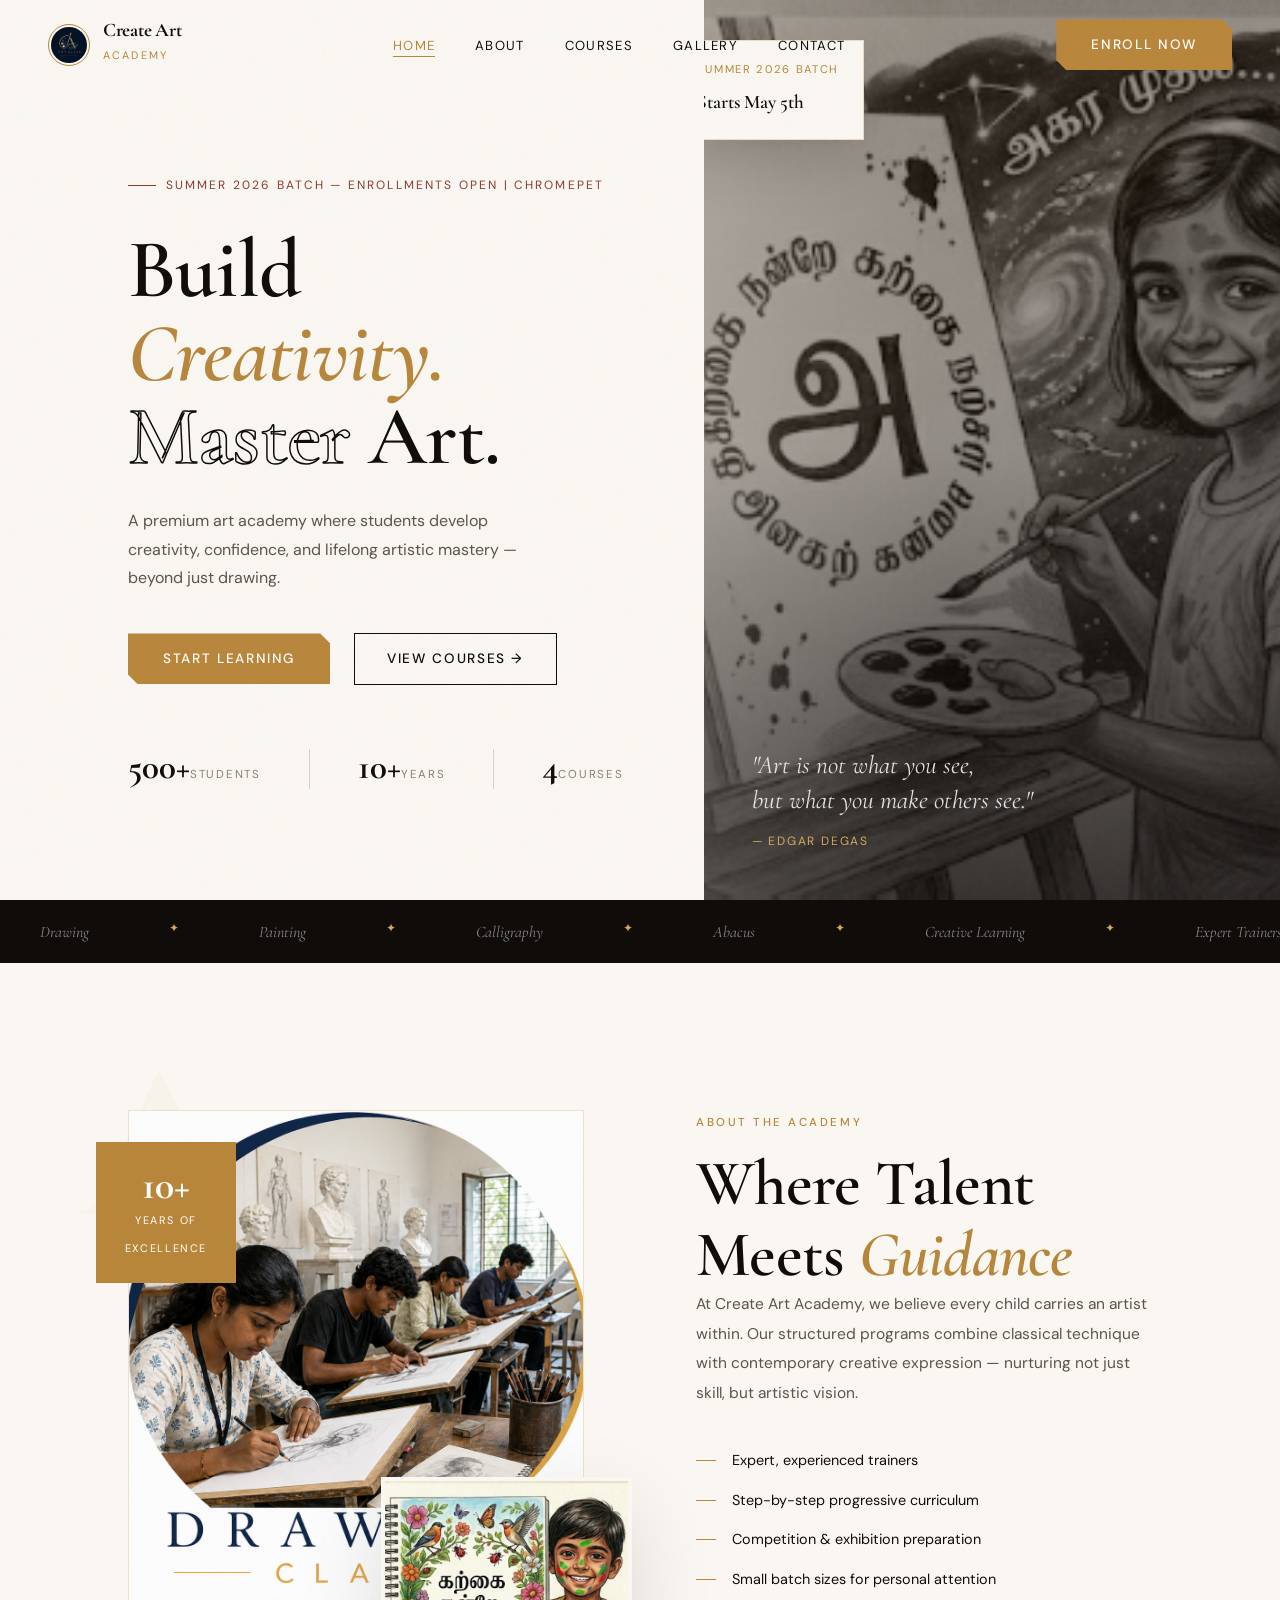
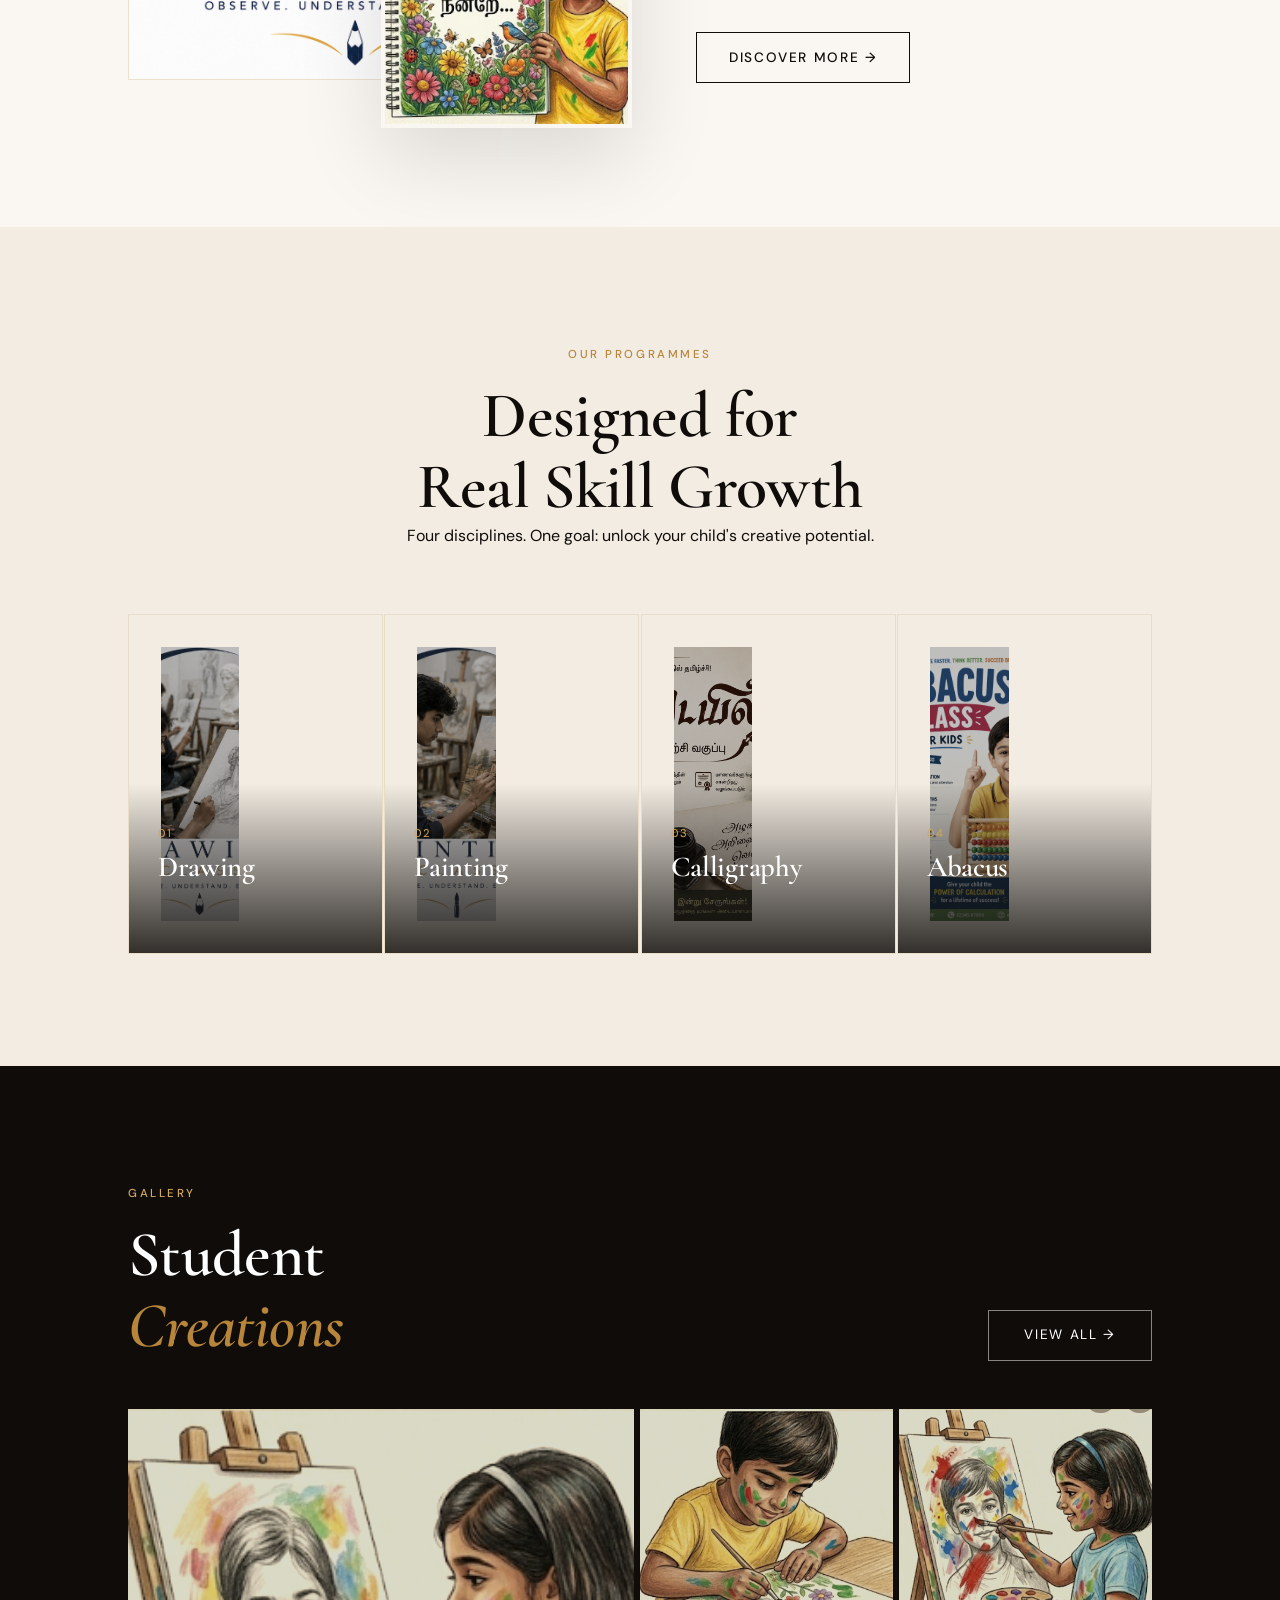
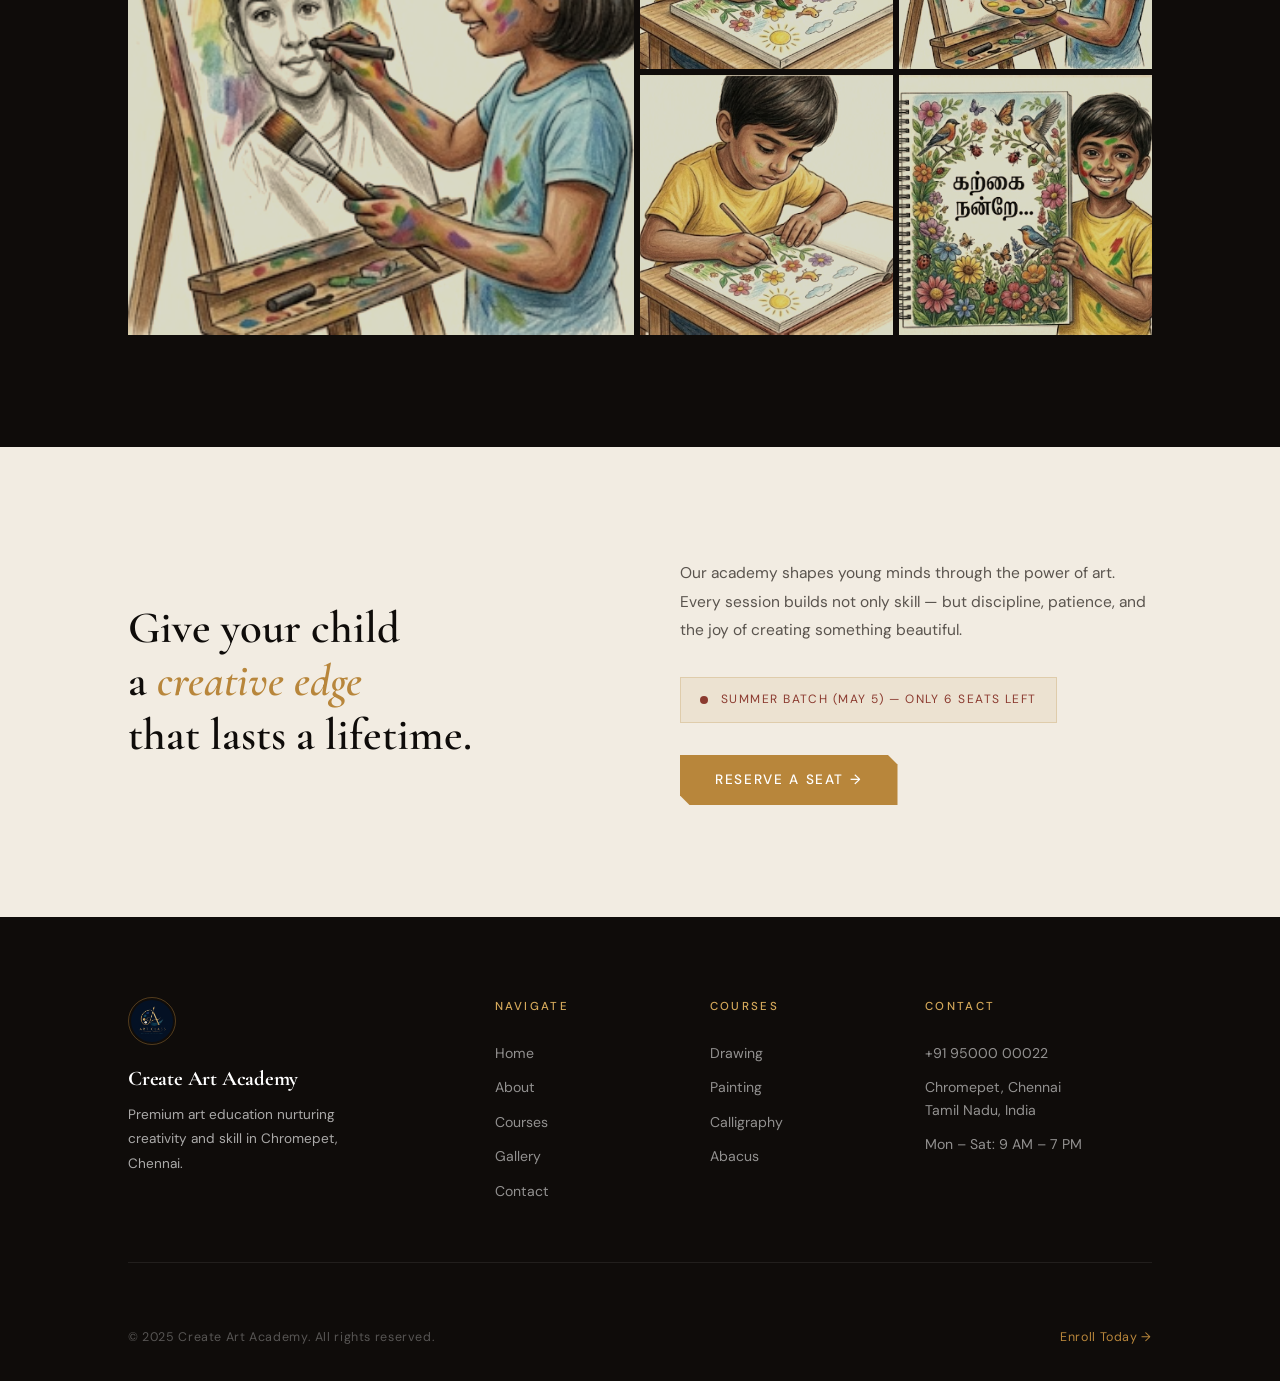
<file: index.html>
<!DOCTYPE html>
<html lang="en">
<head>
<meta charset="UTF-8">
<meta name="viewport" content="width=device-width, initial-scale=1.0"/>
<title>Best Drawing Classes in Chromepet | Create Art Academy</title>
<meta name="description" content="Premium Drawing, Painting, Calligraphy & Abacus Classes in Chromepet. Summer 2026 batch enrolling now. Limited seats."/>
<link rel="icon" href="1.png"/>
<link href="https://fonts.googleapis.com/css2?family=Cormorant+Garamond:ital,wght@0,400;0,600;0,700;1,400;1,600&family=DM+Sans:wght@300;400;500&display=swap" rel="stylesheet">
<link rel="stylesheet" href="style.css">
</head>
<body>

<header class="nav" id="nav">
  <a href="index.html" class="logo">
    <img src="1.png" alt="Create Art Academy">
    <div class="logo-text">
      <h3>Create Art</h3>
      <span>Academy</span>
    </div>
  </a>
  <ul class="nav-links">
    <li><a href="index.html" class="active">Home</a></li>
    <li><a href="about.html">About</a></li>
    <li><a href="courses.html">Courses</a></li>
    <li><a href="gallery.html">Gallery</a></li>
    <li><a href="contact.html">Contact</a></li>
  </ul>
  <a href="contact.html" class="btn-gold">Enroll Now</a>
  <div class="burger" id="burger">
    <span></span><span></span><span></span>
  </div>
</header>

<section class="hero">
  <div class="hero-left">
    <div class="hero-badge">Summer 2026 Batch — Enrollments Open | Chromepet</div>
    <h1 class="hero-title">Build <em>Creativity.</em><br><span class="outline-text">Master</span> Art.</h1>
    <p class="hero-desc">A premium art academy where students develop creativity, confidence, and lifelong artistic mastery — beyond just drawing.</p>
    <div class="hero-actions">
      <a href="contact.html" class="btn-gold">Start Learning</a>
      <a href="courses.html" class="btn-outline">View Courses →</a>
    </div>
    <div class="hero-stats">
      <div class="stat-item"><strong>500+</strong><span>Students</span></div>
      <div class="stat-divider"></div>
      <div class="stat-item"><strong>10+</strong><span>Years</span></div>
      <div class="stat-divider"></div>
      <div class="stat-item"><strong>4</strong><span>Courses</span></div>
    </div>
  </div>
  <div class="hero-right">
    <img class="hero-main-img" src="23.png" alt="Student artwork">
    <div class="hero-right-overlay"></div>
    <div class="hero-year">2015</div>
    <div class="hero-float-card"><p>Summer 2026 Batch</p><strong>Starts May 5th</strong></div>
    <div class="hero-right-content"><p>"Art is not what you see,<br>but what you make others see."</p><cite>— Edgar Degas</cite></div>
  </div>
</section>

<div class="marquee-strip" aria-hidden="true">
  <div class="marquee-track">
    <span>Drawing</span><span class="gold">✦</span><span>Painting</span><span class="gold">✦</span><span>Calligraphy</span><span class="gold">✦</span>
    <span>Abacus</span><span class="gold">✦</span><span>Creative Learning</span><span class="gold">✦</span><span>Expert Trainers</span><span class="gold">✦</span>
    <span>Competition Ready</span><span class="gold">✦</span><span>Drawing</span><span class="gold">✦</span><span>Painting</span><span class="gold">✦</span>
    <span>Calligraphy</span><span class="gold">✦</span><span>Abacus</span><span class="gold">✦</span><span>Creative Learning</span><span class="gold">✦</span>
    <span>Expert Trainers</span><span class="gold">✦</span><span>Competition Ready</span><span class="gold">✦</span>
  </div>
</div>

<section class="about">
  <div class="about-visual reveal">
    <img class="about-img-main" src="4.png" alt="Academy classroom">
    <img class="about-img-accent" src="22.png" alt="Student artwork">
    <div class="about-badge-box"><strong>10+</strong><span>Years of<br>Excellence</span></div>
  </div>
  <div class="about-content reveal">
    <span class="label">About the Academy</span>
    <h2 class="section-title">Where Talent<br>Meets <em style="font-style:italic;color:var(--gold)">Guidance</em></h2>
    <p>At Create Art Academy, we believe every child carries an artist within. Our structured programs combine classical technique with contemporary creative expression — nurturing not just skill, but artistic vision.</p>
    <div class="about-points">
      <div class="about-point">Expert, experienced trainers</div>
      <div class="about-point">Step-by-step progressive curriculum</div>
      <div class="about-point">Competition & exhibition preparation</div>
      <div class="about-point">Small batch sizes for personal attention</div>
    </div>
    <a href="about.html" class="btn-outline">Discover More →</a>
  </div>
</section>

<section class="courses">
  <div class="courses-head reveal">
    <span class="label">Our Programmes</span>
    <h2 class="section-title">Designed for<br>Real Skill Growth</h2>
    <p>Four disciplines. One goal: unlock your child's creative potential.</p>
  </div>
  <div class="course-grid">
    <a href="drawing.html" class="course-card reveal">
      <img src="5.png" alt="Drawing class">
      <div class="course-card-body"><span class="course-num">01</span><h3>Drawing</h3><p>Strong fundamentals to advanced techniques in pencil, charcoal & more.</p><span class="course-arrow">Explore →</span></div>
    </a>
    <a href="painting.html" class="course-card reveal">
      <img src="6.png" alt="Painting class">
      <div class="course-card-body"><span class="course-num">02</span><h3>Painting</h3><p>Watercolour, acrylic & oil painting mastery from beginner to advanced.</p><span class="course-arrow">Explore →</span></div>
    </a>
    <a href="calligraphy.html" class="course-card reveal">
      <img src="7.png" alt="Calligraphy class">
      <div class="course-card-body"><span class="course-num">03</span><h3>Calligraphy</h3><p>Beautiful handwriting, modern lettering & creative script design.</p><span class="course-arrow">Explore →</span></div>
    </a>
    <a href="abacus.html" class="course-card reveal">
      <img src="8.png" alt="Abacus class">
      <div class="course-card-body"><span class="course-num">04</span><h3>Abacus</h3><p>Brain development, mental math & concentration through abacus training.</p><span class="course-arrow">Explore →</span></div>
    </a>
  </div>
</section>

<section class="gallery">
  <div class="gallery-head reveal">
    <div><span class="label">Gallery</span><h2 class="section-title" style="color:var(--white)">Student<br><em style="font-style:italic;color:var(--gold)">Creations</em></h2></div>
    <a href="gallery.html" class="btn-outline-white">View All →</a>
  </div>
  <div class="gallery-mosaic reveal">
    <div class="g-item"><img src="17.png" alt="Student artwork"></div>
    <div class="g-item"><img src="18.png" alt="Student artwork"></div>
    <div class="g-item"><img src="19.png" alt="Student artwork"></div>
    <div class="g-item"><img src="16.png" alt="Student artwork"></div>
    <div class="g-item"><img src="22.png" alt="Student artwork"></div>
  </div>
</section>

<section class="cta-section">
  <div class="cta-left reveal"><p class="cta-quote">Give your child<br>a <em>creative edge</em><br>that lasts a lifetime.</p></div>
  <div class="cta-right reveal">
    <p>Our academy shapes young minds through the power of art. Every session builds not only skill — but discipline, patience, and the joy of creating something beautiful.</p>
    <div class="seats-badge"><div class="seats-dot"></div><span>Summer Batch (May 5) — only 6 seats left</span></div>
    <br><a href="contact.html" class="btn-gold">Reserve a Seat →</a>
  </div>
</section>

<footer class="footer">
  <div class="footer-grid">
    <div class="footer-brand"><img src="1.png" alt="Create Art Academy"><h3>Create Art Academy</h3><p>Premium art education nurturing creativity and skill in Chromepet, Chennai.</p></div>
    <div class="footer-col"><h4>Navigate</h4><a href="index.html">Home</a><a href="about.html">About</a><a href="courses.html">Courses</a><a href="gallery.html">Gallery</a><a href="contact.html">Contact</a></div>
    <div class="footer-col"><h4>Courses</h4><a href="drawing.html">Drawing</a><a href="painting.html">Painting</a><a href="calligraphy.html">Calligraphy</a><a href="abacus.html">Abacus</a></div>
    <div class="footer-col"><h4>Contact</h4><p>+91 95000 00022</p><p>Chromepet, Chennai<br>Tamil Nadu, India</p><p>Mon – Sat: 9 AM – 7 PM</p></div>
  </div>
  <div class="footer-bottom"><span>© 2025 Create Art Academy. All rights reserved.</span><a href="contact.html">Enroll Today →</a></div>
</footer>

<script src="script.js"></script>
</body>
</html>
</file>
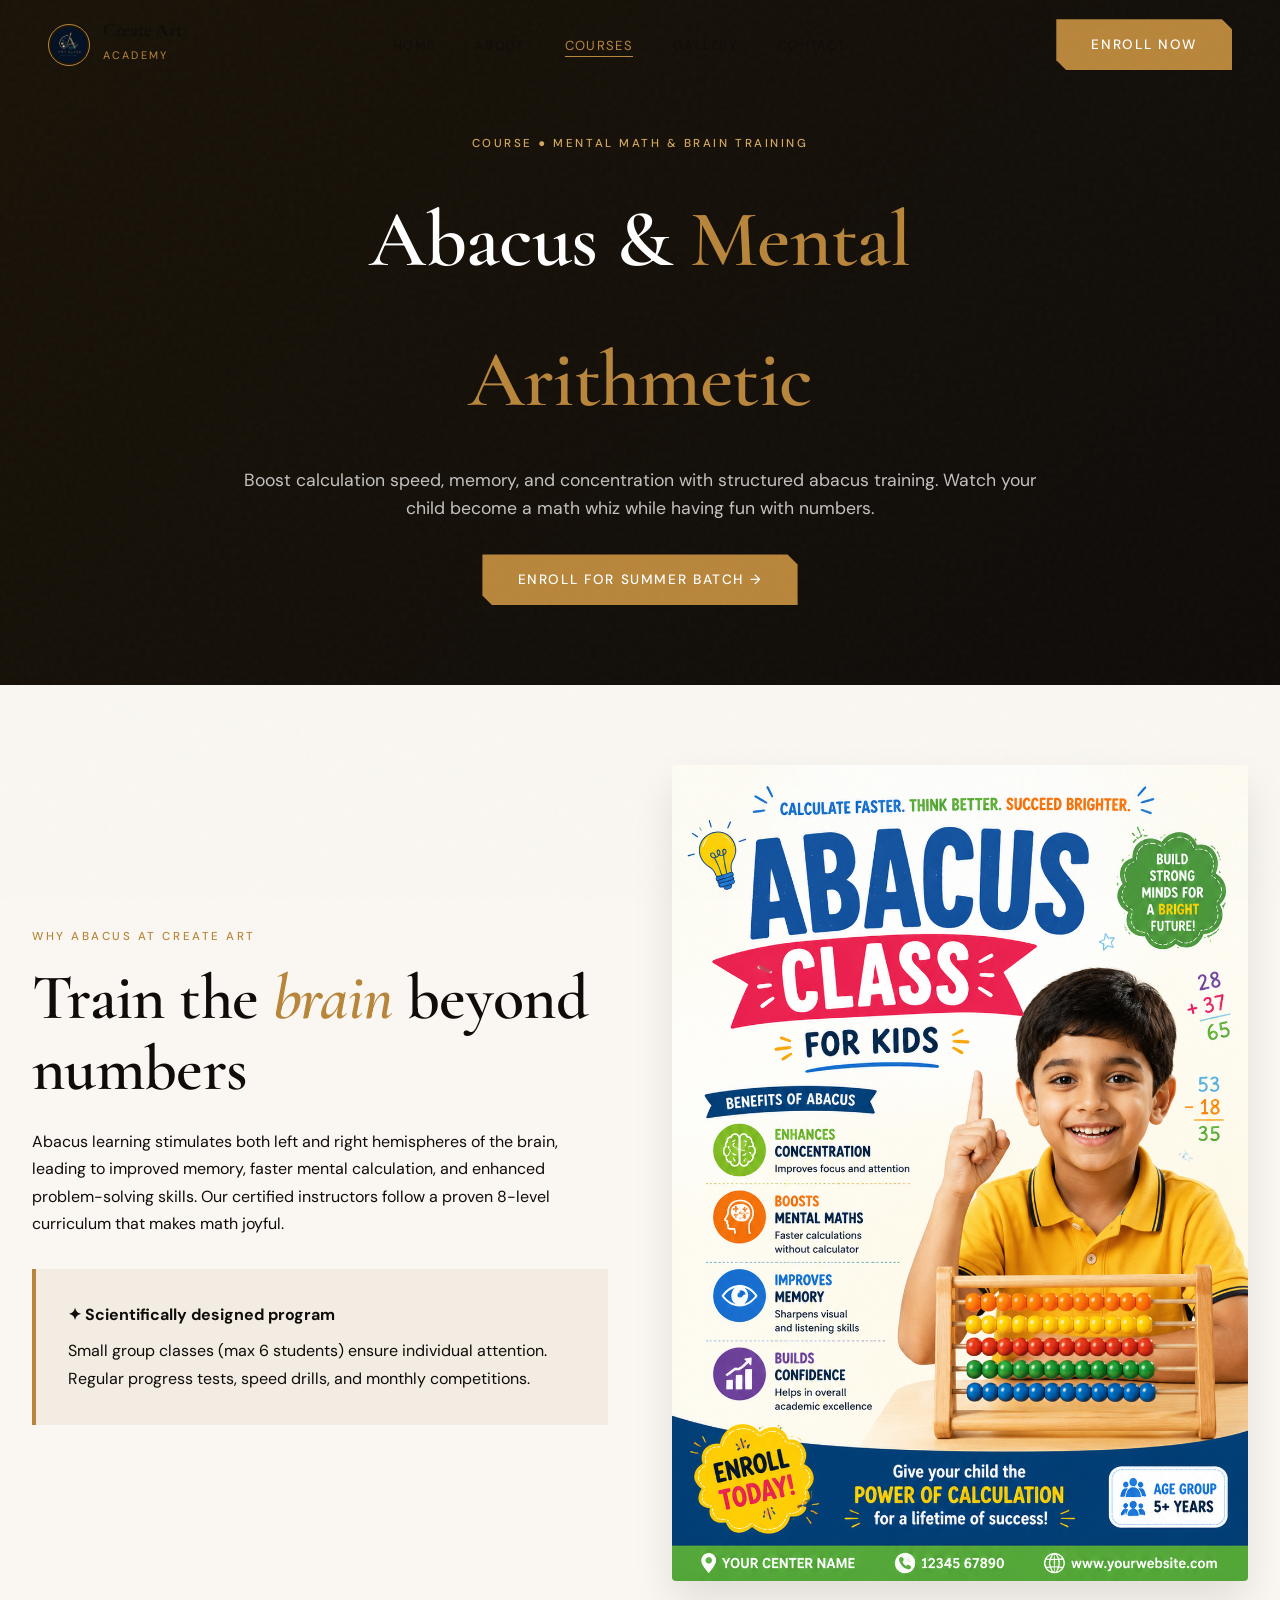
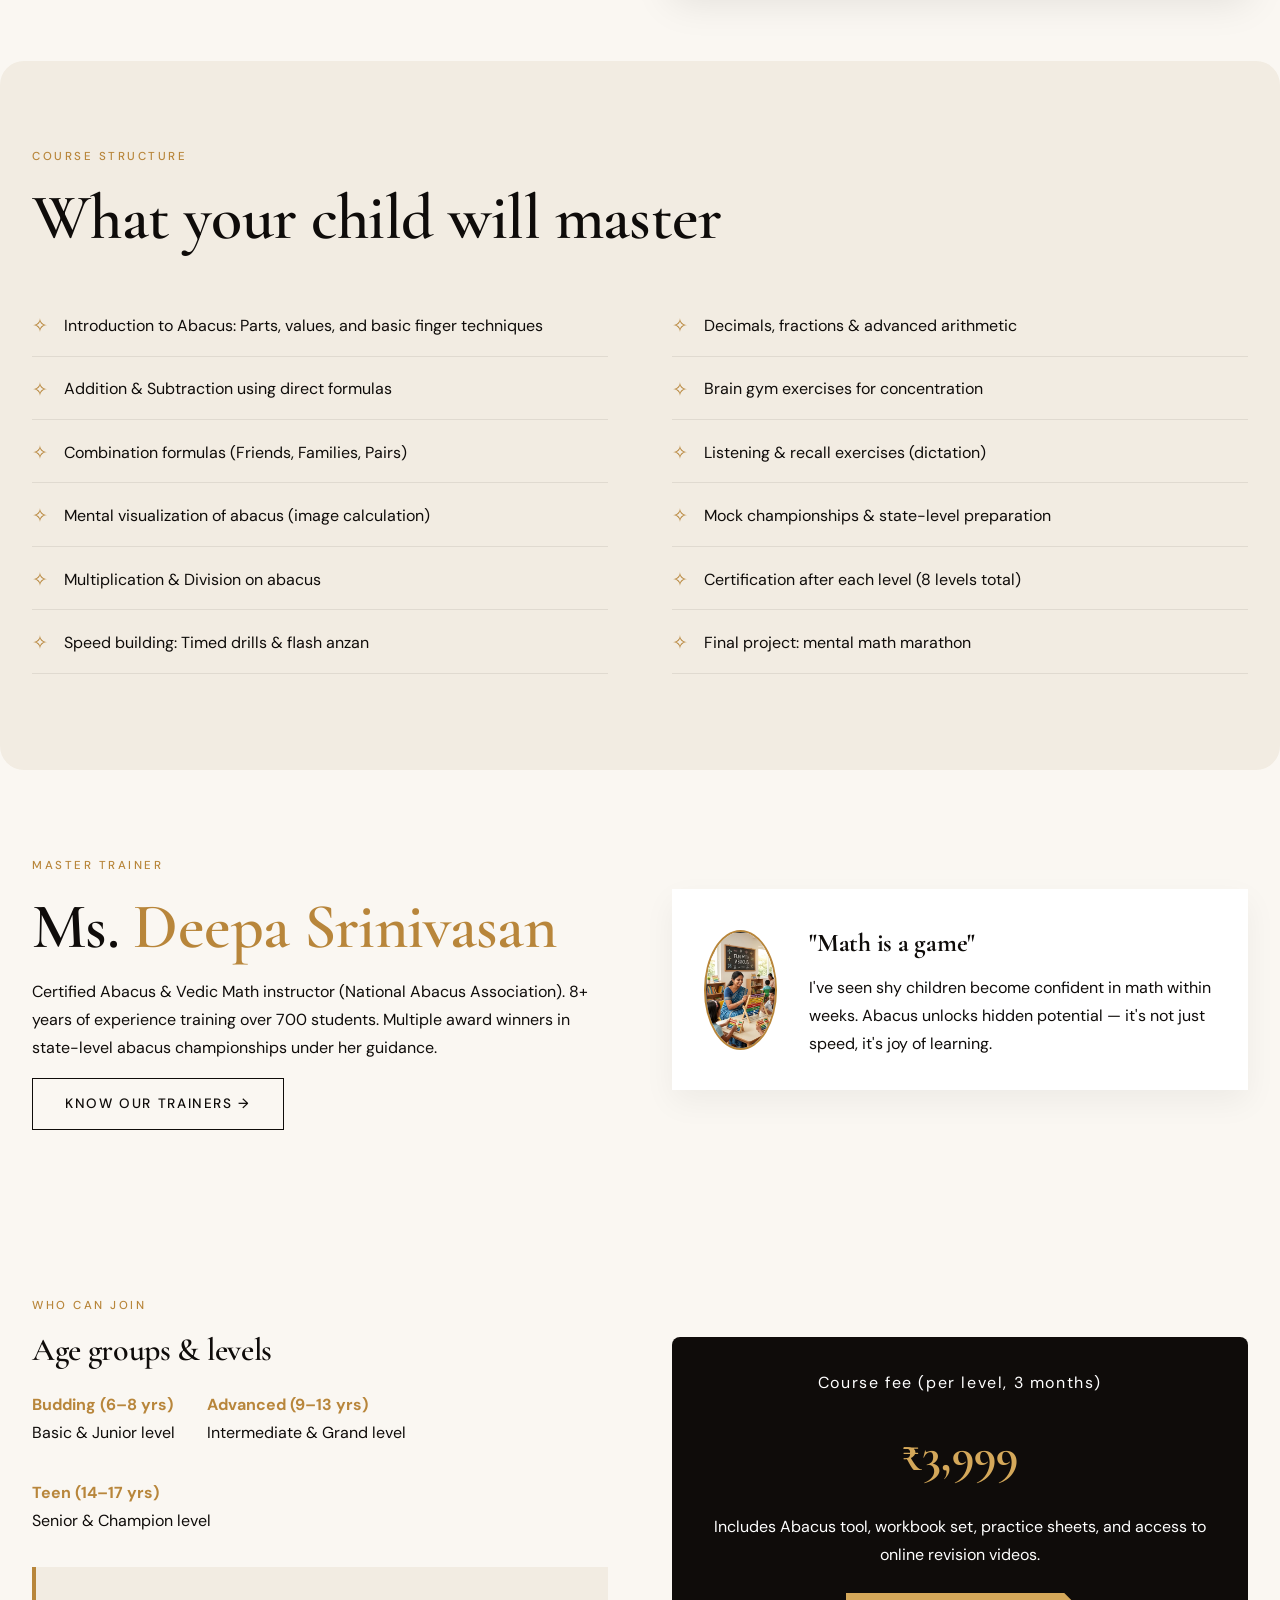
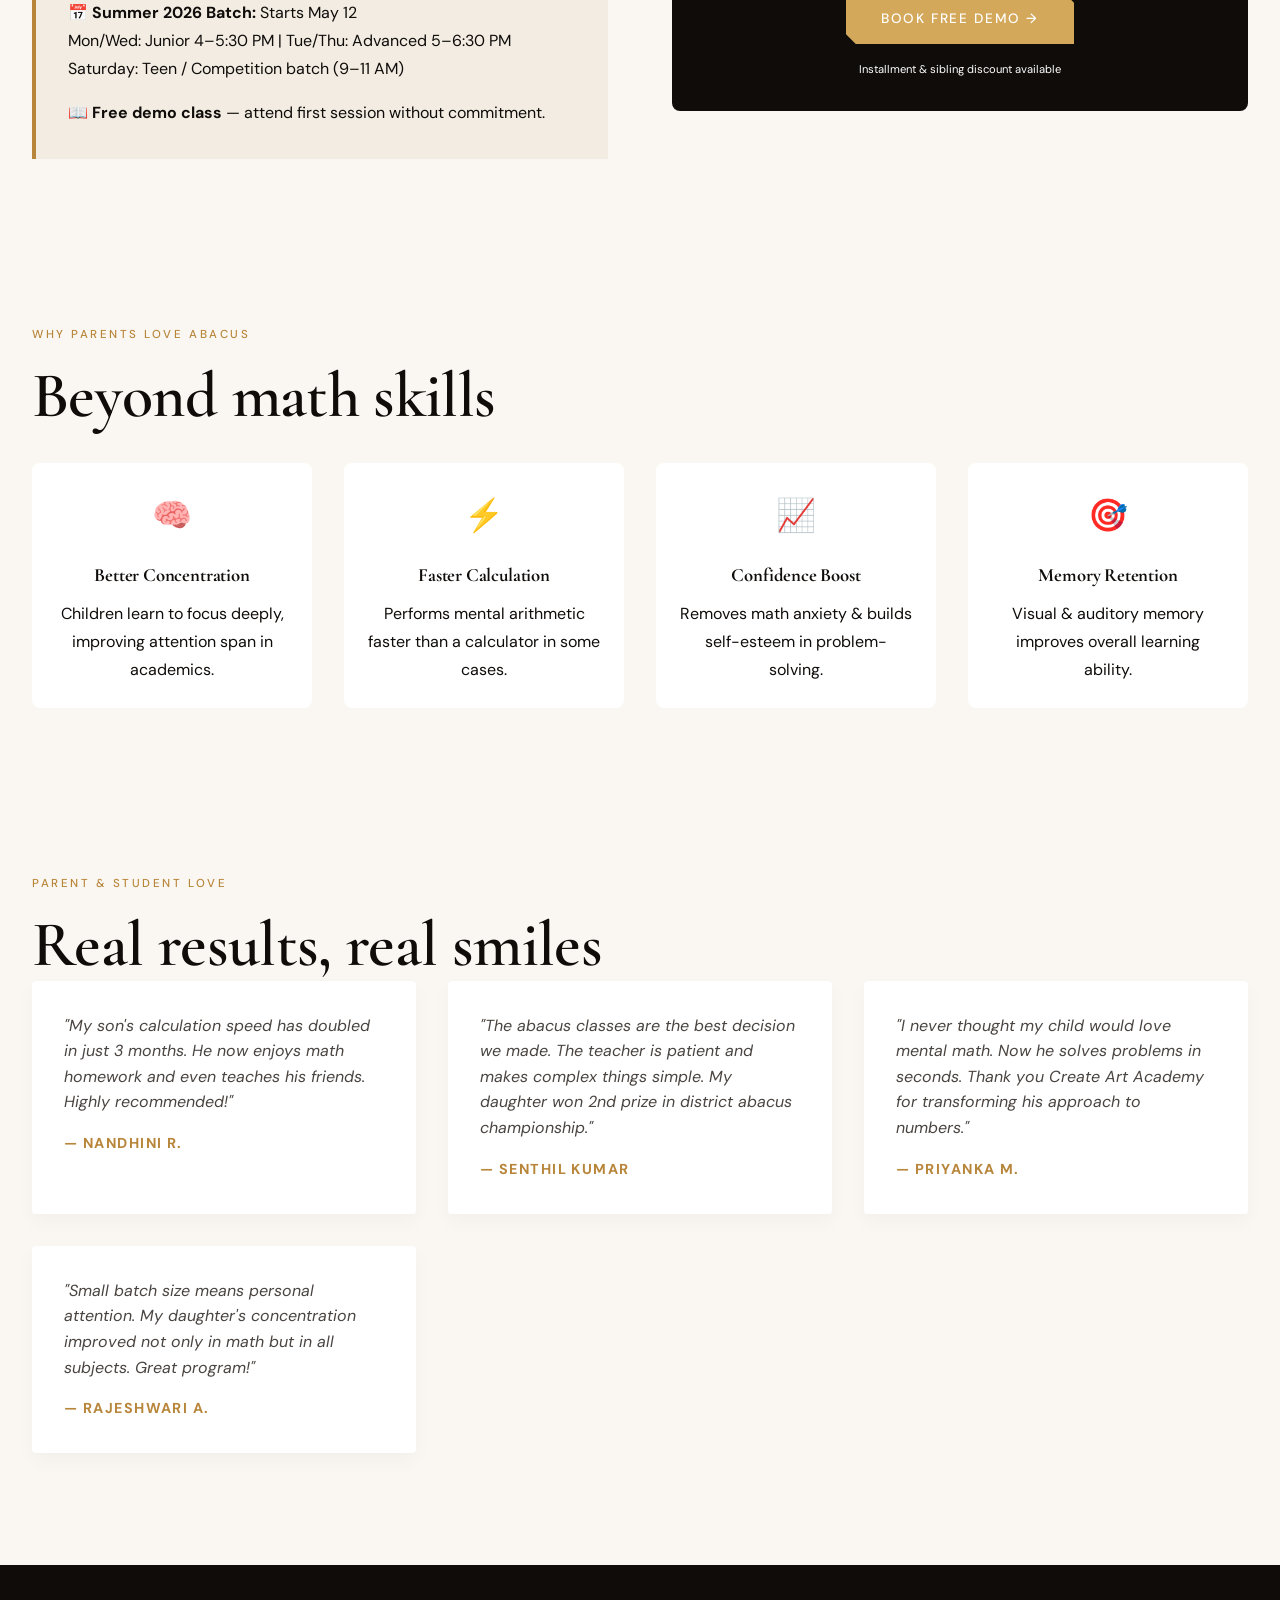
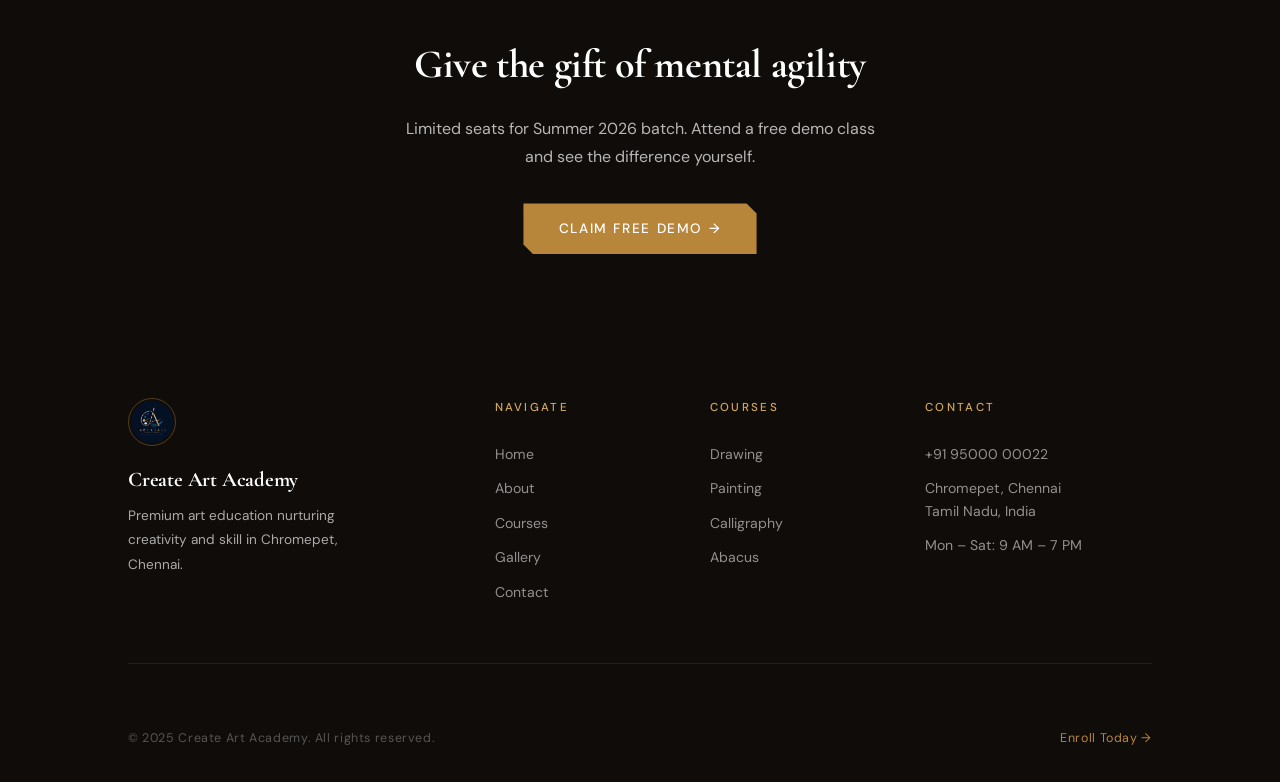
<file: abacus.html>
<!DOCTYPE html>
<html lang="en">
<head>
<meta charset="UTF-8">
<meta name="viewport" content="width=device-width, initial-scale=1.0"/>
<title>Abacus & Mental Math Classes in Chromepet | Create Art Academy</title>
<meta name="description" content="Abacus classes for brain development, mental math, speed calculation & concentration. Join Summer 2026 batch at Create Art Academy, Chromepet."/>
<link rel="icon" href="1.png"/>
<link href="https://fonts.googleapis.com/css2?family=Cormorant+Garamond:ital,wght@0,400;0,600;0,700;1,400;1,600&family=DM+Sans:wght@300;400;500&display=swap" rel="stylesheet">
<link rel="stylesheet" href="style.css">
</head>
<body>

<header class="nav" id="nav">
  <a href="index.html" class="logo"><img src="1.png" alt="Create Art Academy"><div class="logo-text"><h3>Create Art</h3><span>Academy</span></div></a>
  <ul class="nav-links"><li><a href="index.html">Home</a></li><li><a href="about.html">About</a></li><li><a href="courses.html" class="active">Courses</a></li><li><a href="gallery.html">Gallery</a></li><li><a href="contact.html">Contact</a></li></ul>
  <a href="contact.html" class="btn-gold">Enroll Now</a>
  <div class="burger" id="burger"><span></span><span></span><span></span></div>
</header>

<section class="course-hero"><div class="course-hero-content"><span class="label" style="color: var(--gold-lt);">Course ● Mental Math & Brain Training</span><h1>Abacus & <span style="color:var(--gold);">Mental Arithmetic</span></h1><p>Boost calculation speed, memory, and concentration with structured abacus training. Watch your child become a math whiz while having fun with numbers.</p><a href="contact.html" class="btn-gold">Enroll for Summer Batch →</a></div></section>

<div class="container"><div class="grid-2 reveal"><div><span class="label">Why abacus at create art</span><h2 class="section-title">Train the <em style="color:var(--gold);">brain</em> beyond numbers</h2><p style="margin: 1.5rem 0 1rem; line-height: 1.7;">Abacus learning stimulates both left and right hemispheres of the brain, leading to improved memory, faster mental calculation, and enhanced problem-solving skills. Our certified instructors follow a proven 8-level curriculum that makes math joyful.</p><div class="feature-card"><strong>✦ Scientifically designed program</strong><p style="margin-top: .5rem;">Small group classes (max 6 students) ensure individual attention. Regular progress tests, speed drills, and monthly competitions.</p></div></div><div><img src="8.png" alt="Abacus class at Create Art Academy" style="width:100%; height: auto; border-radius: 4px; box-shadow: 0 20px 40px rgba(0,0,0,.1);"></div></div></div>

<div class="container" style="background: var(--warm); border-radius: 24px; margin-top: 0;"><div class="reveal"><span class="label">Course structure</span><h2 class="section-title">What your child will master</h2><div class="grid-2" style="margin-top: 2rem;"><div><ul class="curriculum-list"><li>Introduction to Abacus: Parts, values, and basic finger techniques</li><li>Addition & Subtraction using direct formulas</li><li>Combination formulas (Friends, Families, Pairs)</li><li>Mental visualization of abacus (image calculation)</li><li>Multiplication & Division on abacus</li><li>Speed building: Timed drills & flash anzan</li></ul></div><div><ul class="curriculum-list"><li>Decimals, fractions & advanced arithmetic</li><li>Brain gym exercises for concentration</li><li>Listening & recall exercises (dictation)</li><li>Mock championships & state-level preparation</li><li>Certification after each level (8 levels total)</li><li>Final project: mental math marathon</li></ul></div></div></div></div>

<div class="container"><div class="grid-2 reveal"><div><span class="label">Master trainer</span><h2 class="section-title">Ms. <span style="color:var(--gold);">Deepa Srinivasan</span></h2><p style="margin: 1rem 0;">Certified Abacus & Vedic Math instructor (National Abacus Association). 8+ years of experience training over 700 students. Multiple award winners in state-level abacus championships under her guidance.</p><a href="about.html" class="btn-outline">Know our trainers →</a></div><div class="instructor"><img src="10.png" alt="Instructor portrait" style="object-fit:cover;"><div><h3 style="font-family: var(--serif); font-size: 1.6rem;">"Math is a game"</h3><p style="margin-top: .5rem;">I've seen shy children become confident in math within weeks. Abacus unlocks hidden potential — it's not just speed, it's joy of learning.</p></div></div></div></div>

<div class="container"><div class="grid-2 reveal"><div><span class="label">Who can join</span><h3 class="section-title" style="font-size: 2rem;">Age groups & levels</h3><div style="display: flex; gap: 2rem; margin: 1.5rem 0; flex-wrap: wrap;"><div><strong style="color: var(--gold);">Budding (6–8 yrs)</strong><br>Basic & Junior level</div><div><strong style="color: var(--gold);">Advanced (9–13 yrs)</strong><br>Intermediate & Grand level</div><div><strong style="color: var(--gold);">Teen (14–17 yrs)</strong><br>Senior & Champion level</div></div><div class="feature-card"><p><strong>📅 Summer 2026 Batch:</strong> Starts May 12<br>Mon/Wed: Junior 4–5:30 PM | Tue/Thu: Advanced 5–6:30 PM<br>Saturday: Teen / Competition batch (9–11 AM)</p><p style="margin-top: 1rem;"><strong>📖 Free demo class</strong> — attend first session without commitment.</p></div></div><div class="price-box"><p style="letter-spacing: .1em;">Course fee (per level, 3 months)</p><div class="price">₹3,999</div><p>Includes Abacus tool, workbook set, practice sheets, and access to online revision videos.</p><a href="contact.html" class="btn-gold" style="margin-top: 1.5rem; background: var(--gold-lt);">Book free demo →</a><p style="font-size: .7rem; margin-top: 1rem;">Installment & sibling discount available</p></div></div></div>

<div class="container"><div class="reveal"><span class="label">Why parents love abacus</span><h2 class="section-title">Beyond math skills</h2><div style="display: grid; grid-template-columns: repeat(auto-fit, minmax(220px,1fr)); gap: 2rem; margin-top: 2rem;"><div style="background: var(--white); padding: 1.5rem; text-align: center; border-radius: 8px;"><span style="font-size: 2rem;">🧠</span><h3 style="margin: 1rem 0 0.5rem;">Better Concentration</h3><p>Children learn to focus deeply, improving attention span in academics.</p></div><div style="background: var(--white); padding: 1.5rem; text-align: center; border-radius: 8px;"><span style="font-size: 2rem;">⚡</span><h3 style="margin: 1rem 0 0.5rem;">Faster Calculation</h3><p>Performs mental arithmetic faster than a calculator in some cases.</p></div><div style="background: var(--white); padding: 1.5rem; text-align: center; border-radius: 8px;"><span style="font-size: 2rem;">📈</span><h3 style="margin: 1rem 0 0.5rem;">Confidence Boost</h3><p>Removes math anxiety & builds self-esteem in problem-solving.</p></div><div style="background: var(--white); padding: 1.5rem; text-align: center; border-radius: 8px;"><span style="font-size: 2rem;">🎯</span><h3 style="margin: 1rem 0 0.5rem;">Memory Retention</h3><p>Visual & auditory memory improves overall learning ability.</p></div></div></div></div>

<div class="container"><div class="reveal"><span class="label">Parent & student love</span><h2 class="section-title">Real results, real smiles</h2><div class="testimonial-grid"><div class="testimonial"><p>"My son's calculation speed has doubled in just 3 months. He now enjoys math homework and even teaches his friends. Highly recommended!"</p><h4>— Nandhini R.</h4></div><div class="testimonial"><p>"The abacus classes are the best decision we made. The teacher is patient and makes complex things simple. My daughter won 2nd prize in district abacus championship."</p><h4>— Senthil Kumar</h4></div><div class="testimonial"><p>"I never thought my child would love mental math. Now he solves problems in seconds. Thank you Create Art Academy for transforming his approach to numbers."</p><h4>— Priyanka M.</h4></div><div class="testimonial"><p>"Small batch size means personal attention. My daughter's concentration improved not only in math but in all subjects. Great program!"</p><h4>— Rajeshwari A.</h4></div></div></div></div>

<div style="background: var(--ink); padding: 4rem 2rem; text-align: center; margin-top: 2rem;"><div class="reveal"><h2 style="font-family: var(--serif); color: var(--white); font-size: 2.5rem;">Give the gift of mental agility</h2><p style="color: rgba(255,255,255,.7); margin: 1rem auto; max-width: 500px;">Limited seats for Summer 2026 batch. Attend a free demo class and see the difference yourself.</p><a href="contact.html" class="btn-gold" style="margin-top: 1rem;">Claim free demo →</a></div></div>

<footer class="footer"><div class="footer-grid"><div class="footer-brand"><img src="1.png" alt="Create Art Academy"><h3>Create Art Academy</h3><p>Premium art education nurturing creativity and skill in Chromepet, Chennai.</p></div><div class="footer-col"><h4>Navigate</h4><a href="index.html">Home</a><a href="about.html">About</a><a href="courses.html">Courses</a><a href="gallery.html">Gallery</a><a href="contact.html">Contact</a></div><div class="footer-col"><h4>Courses</h4><a href="drawing.html">Drawing</a><a href="painting.html">Painting</a><a href="calligraphy.html">Calligraphy</a><a href="abacus.html">Abacus</a></div><div class="footer-col"><h4>Contact</h4><p>+91 95000 00022</p><p>Chromepet, Chennai<br>Tamil Nadu, India</p><p>Mon – Sat: 9 AM – 7 PM</p></div></div><div class="footer-bottom"><span>© 2025 Create Art Academy. All rights reserved.</span><a href="contact.html">Enroll Today →</a></div></footer>

<script src="script.js"></script>
</body>
</html>
</file>
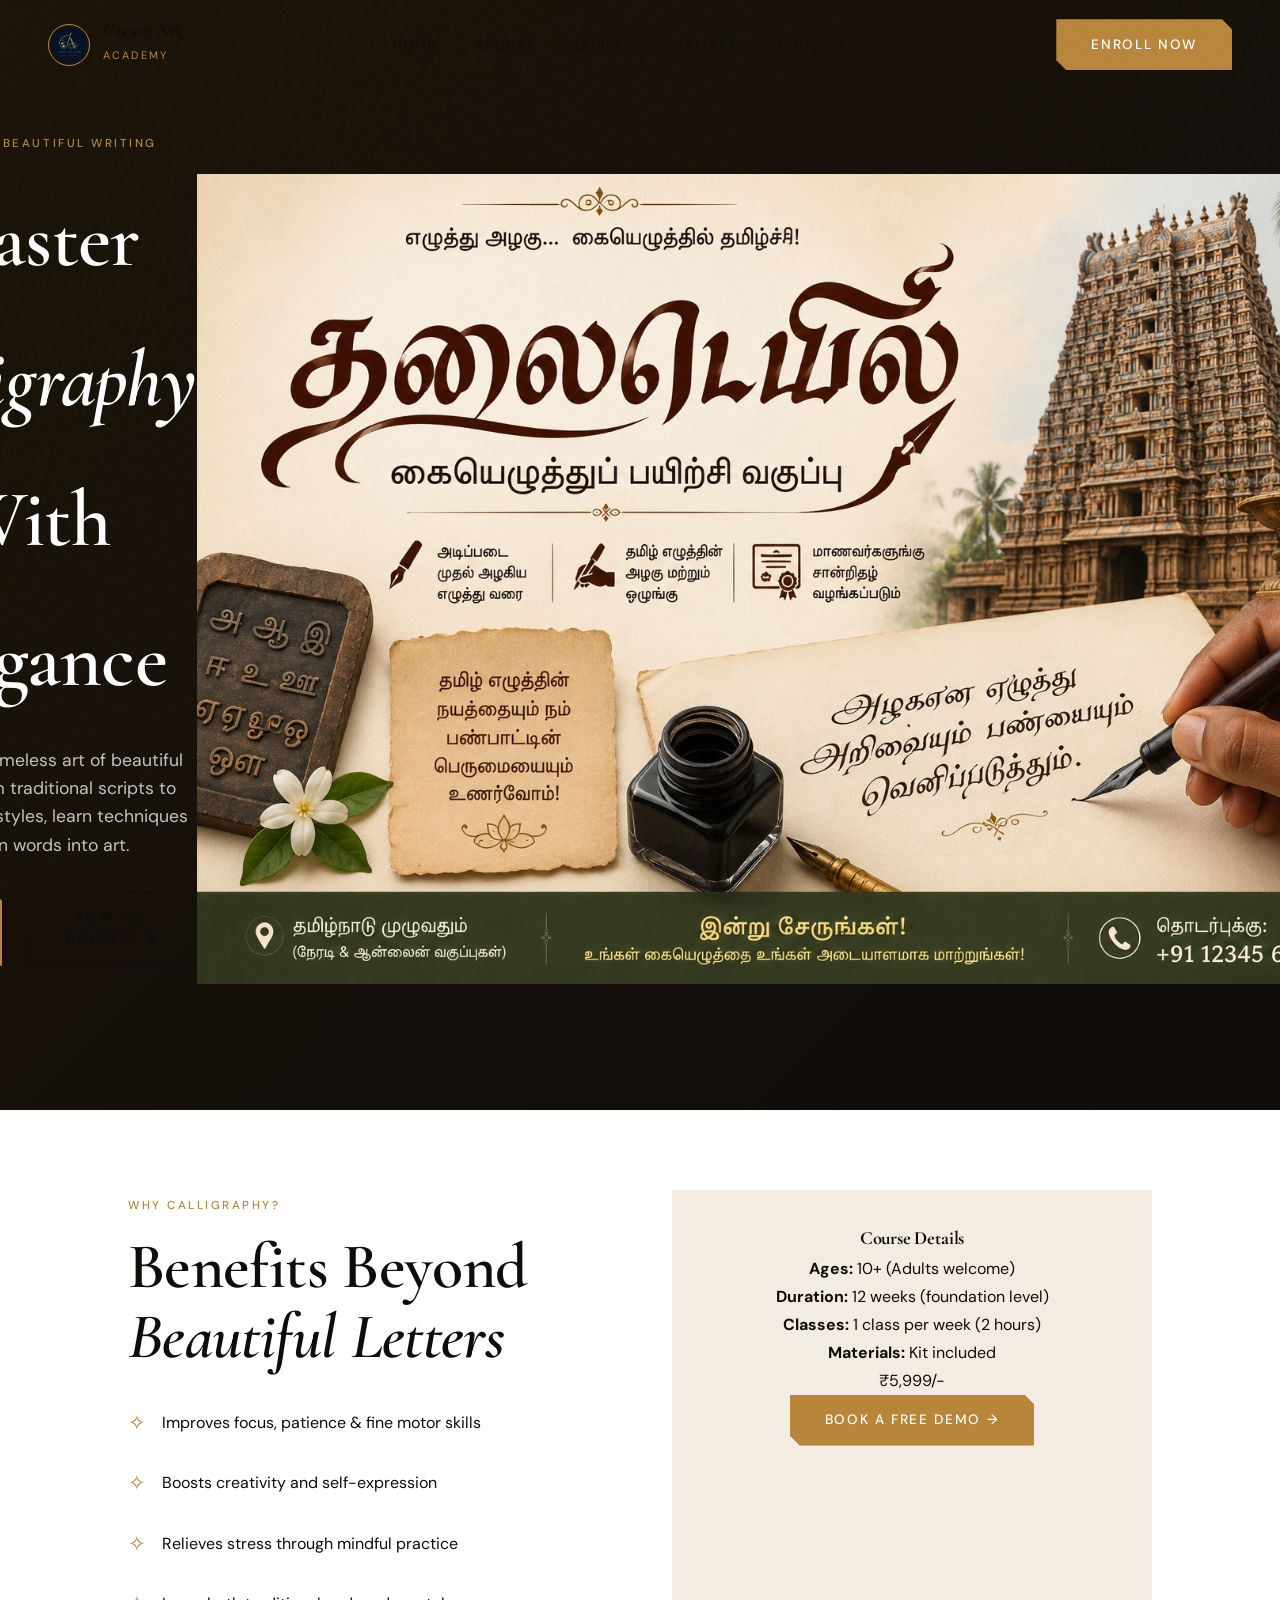
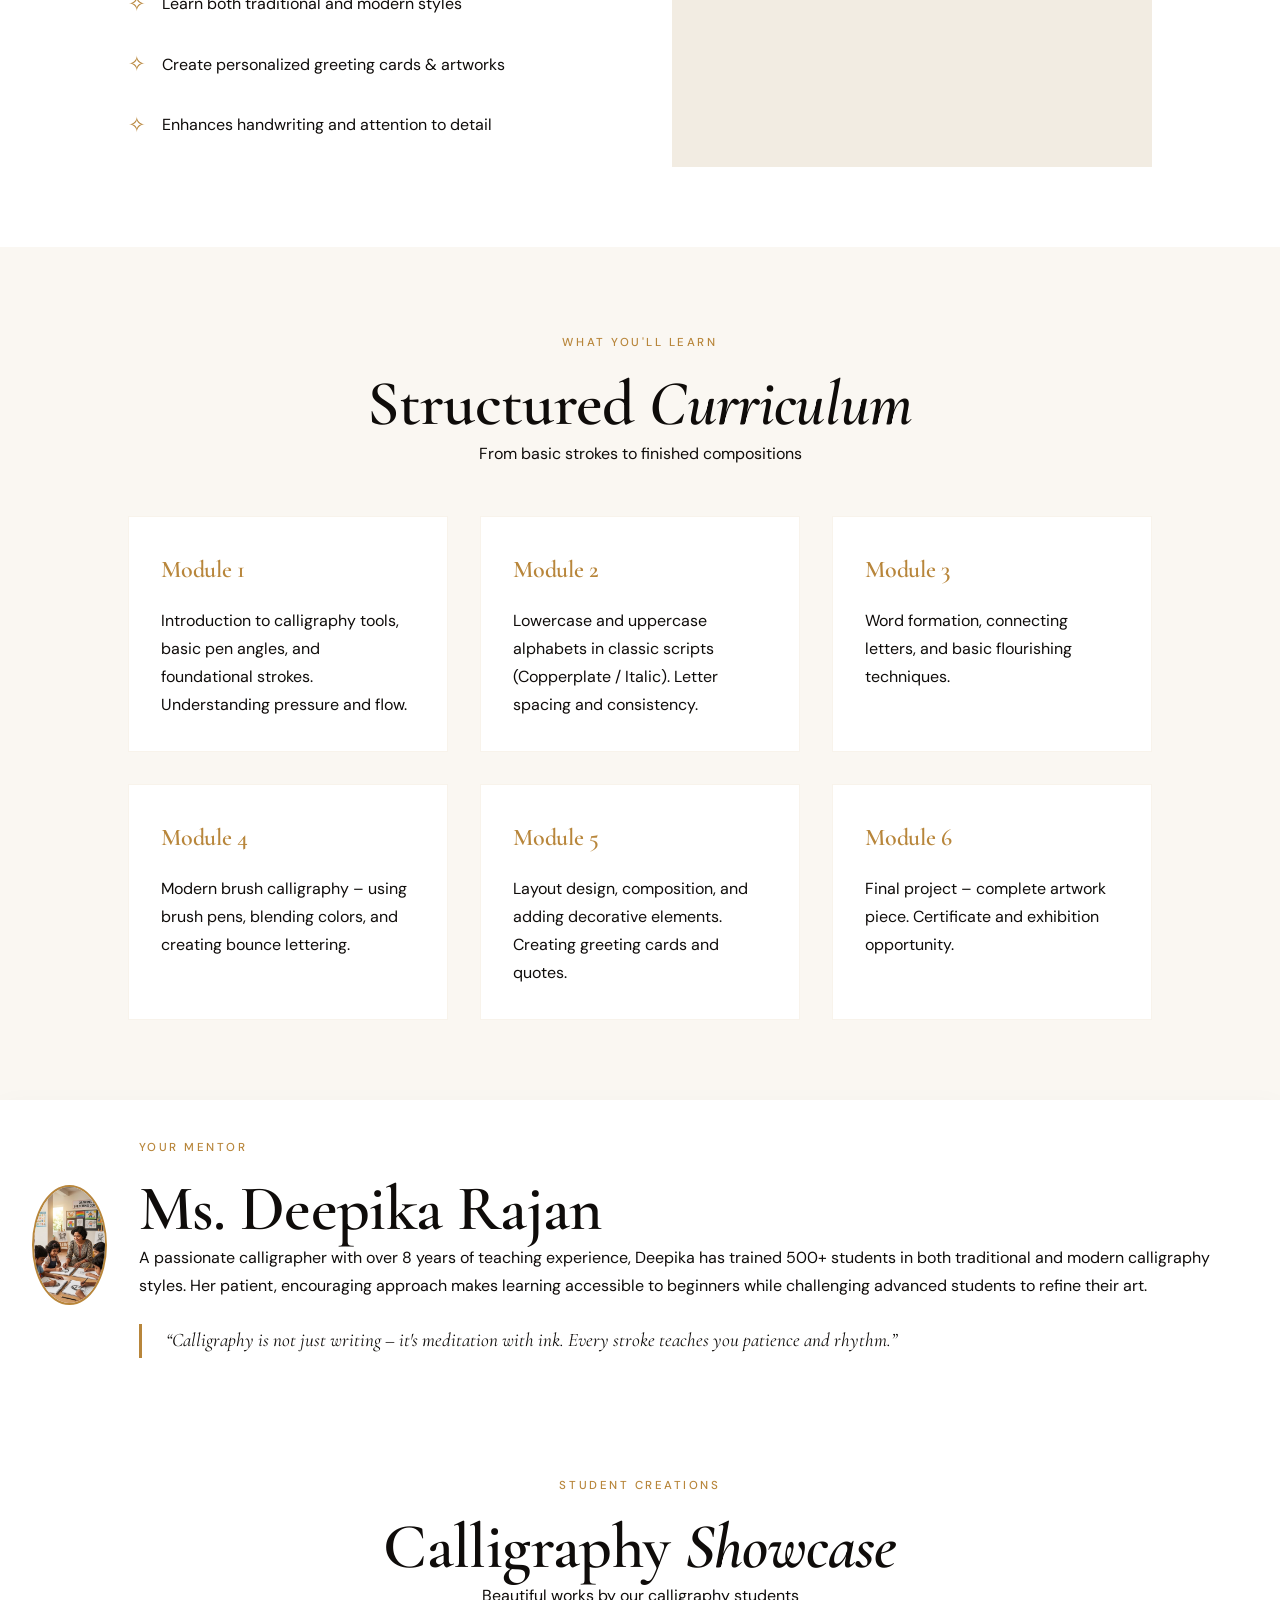
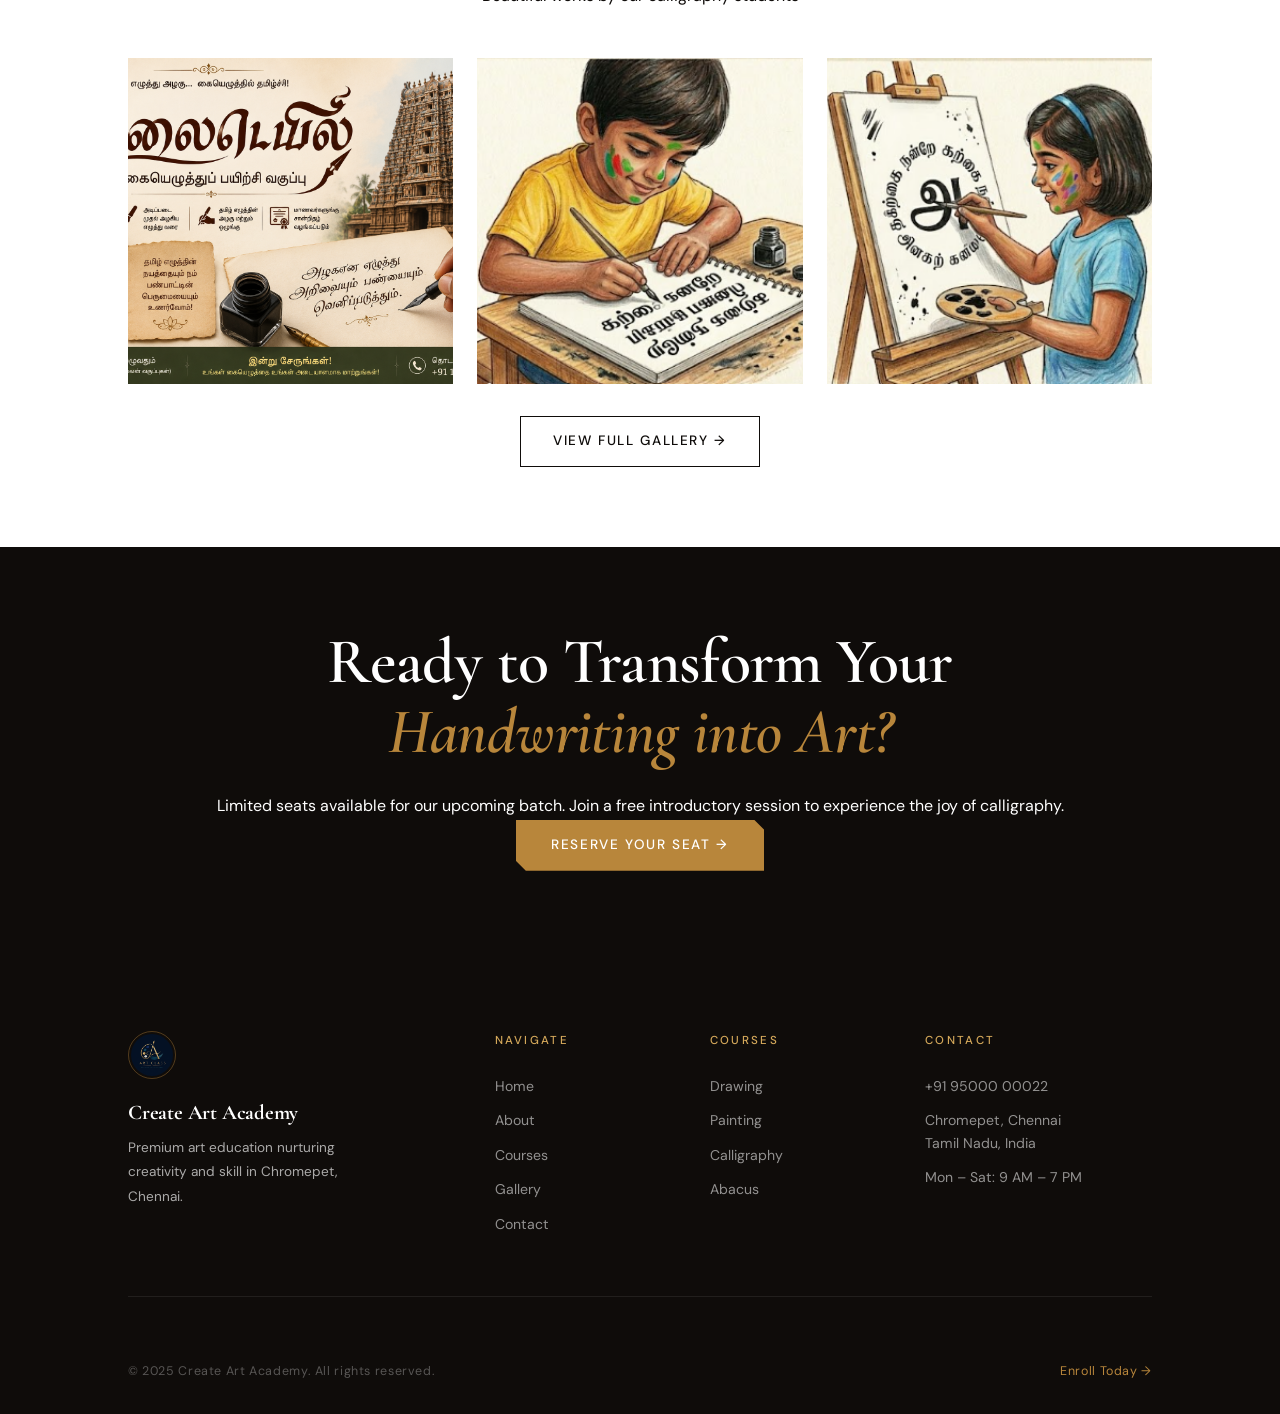
<file: caligraphy.html>
<!DOCTYPE html>
<html lang="en">
<head>
<meta charset="UTF-8">
<meta name="viewport" content="width=device-width, initial-scale=1.0"/>
<title>Calligraphy Classes in Chromepet | Create Art Academy</title>
<meta name="description" content="Learn beautiful calligraphy at Create Art Academy in Chromepet. Modern & traditional lettering classes for all ages. Enroll now."/>
<link rel="icon" href="1.png"/>
<link href="https://fonts.googleapis.com/css2?family=Cormorant+Garamond:ital,wght@0,400;0,600;0,700;1,400;1,600&family=DM+Sans:wght@300;400;500&display=swap" rel="stylesheet">
<link rel="stylesheet" href="style.css">
</head>
<body>

<header class="nav" id="nav">
  <a href="index.html" class="logo"><img src="1.png" alt="Create Art Academy"><div class="logo-text"><h3>Create Art</h3><span>Academy</span></div></a>
  <ul class="nav-links"><li><a href="index.html">Home</a></li><li><a href="about.html">About</a></li><li><a href="courses.html">Courses</a></li><li><a href="gallery.html">Gallery</a></li><li><a href="contact.html">Contact</a></li></ul>
  <a href="contact.html" class="btn-gold">Enroll Now</a>
  <div class="burger" id="burger"><span></span><span></span><span></span></div>
</header>

<section class="course-hero"><div class="course-hero-content"><span class="label">The Art of Beautiful Writing</span><h1 class="course-hero-title">Master <em>Calligraphy</em><br>With Elegance</h1><p class="course-hero-desc">Discover the timeless art of beautiful lettering. From traditional scripts to modern brush styles, learn techniques that turn words into art.</p><div class="hero-actions" style="margin-top: 2rem;"><a href="contact.html" class="btn-gold">Enroll Now</a><a href="courses.html" class="btn-outline">View All Courses →</a></div></div><img class="course-hero-img reveal" src="7.png" alt="Calligraphy student artwork"></section>

<section class="course-details"><div class="reveal"><span class="label">Why Calligraphy?</span><h2 class="section-title">Benefits Beyond<br><em>Beautiful Letters</em></h2><ul class="detail-list" style="margin-top: 2rem;"><li>Improves focus, patience & fine motor skills</li><li>Boosts creativity and self-expression</li><li>Relieves stress through mindful practice</li><li>Learn both traditional and modern styles</li><li>Create personalized greeting cards & artworks</li><li>Enhances handwriting and attention to detail</li></ul></div><div class="detail-highlight reveal"><h3>Course Details</h3><p><strong>Ages:</strong> 10+ (Adults welcome)</p><p><strong>Duration:</strong> 12 weeks (foundation level)</p><p><strong>Classes:</strong> 1 class per week (2 hours)</p><p><strong>Materials:</strong> Kit included</p><div class="price">₹5,999/-</div><a href="contact.html" class="btn-gold">Book a Free Demo →</a></div></section>

<section class="curriculum"><div class="curriculum-head reveal"><span class="label">What You'll Learn</span><h2 class="section-title">Structured <em>Curriculum</em></h2><p>From basic strokes to finished compositions</p></div><div class="curriculum-grid"><div class="curriculum-card reveal"><h3>Module 1</h3><p>Introduction to calligraphy tools, basic pen angles, and foundational strokes. Understanding pressure and flow.</p></div><div class="curriculum-card reveal"><h3>Module 2</h3><p>Lowercase and uppercase alphabets in classic scripts (Copperplate / Italic). Letter spacing and consistency.</p></div><div class="curriculum-card reveal"><h3>Module 3</h3><p>Word formation, connecting letters, and basic flourishing techniques.</p></div><div class="curriculum-card reveal"><h3>Module 4</h3><p>Modern brush calligraphy – using brush pens, blending colors, and creating bounce lettering.</p></div><div class="curriculum-card reveal"><h3>Module 5</h3><p>Layout design, composition, and adding decorative elements. Creating greeting cards and quotes.</p></div><div class="curriculum-card reveal"><h3>Module 6</h3><p>Final project – complete artwork piece. Certificate and exhibition opportunity.</p></div></div></section>

<section class="instructor"><img class="instructor-img reveal" src="12.png" alt="Calligraphy instructor Ms. Deepika Rajan"><div class="reveal"><span class="label">Your Mentor</span><h2 class="section-title">Ms. Deepika Rajan</h2><p>A passionate calligrapher with over 8 years of teaching experience, Deepika has trained 500+ students in both traditional and modern calligraphy styles. Her patient, encouraging approach makes learning accessible to beginners while challenging advanced students to refine their art.</p><div class="instructor-quote">“Calligraphy is not just writing – it's meditation with ink. Every stroke teaches you patience and rhythm.”</div></div></section>

<section class="mini-gallery"><div class="reveal"><span class="label">Student Creations</span><h2 class="section-title">Calligraphy <em>Showcase</em></h2><p>Beautiful works by our calligraphy students</p></div><div class="gallery-mini-grid"><img src="7.png" alt="Calligraphy piece" class="reveal"><img src="21.png" alt="Calligraphy artwork" class="reveal"><img src="20.png" alt="Calligraphy composition" class="reveal"></div><div style="margin-top: 2rem;"><a href="gallery.html" class="btn-outline">View Full Gallery →</a></div></section>

<section class="course-cta"><div class="reveal"><h2 class="section-title">Ready to Transform Your<br><em style="color: var(--gold);">Handwriting into Art?</em></h2><p>Limited seats available for our upcoming batch. Join a free introductory session to experience the joy of calligraphy.</p><a href="contact.html" class="btn-gold">Reserve Your Seat →</a></div></section>

<footer class="footer"><div class="footer-grid"><div class="footer-brand"><img src="1.png" alt="Create Art Academy"><h3>Create Art Academy</h3><p>Premium art education nurturing creativity and skill in Chromepet, Chennai.</p></div><div class="footer-col"><h4>Navigate</h4><a href="index.html">Home</a><a href="about.html">About</a><a href="courses.html">Courses</a><a href="gallery.html">Gallery</a><a href="contact.html">Contact</a></div><div class="footer-col"><h4>Courses</h4><a href="drawing.html">Drawing</a><a href="painting.html">Painting</a><a href="calligraphy.html">Calligraphy</a><a href="abacus.html">Abacus</a></div><div class="footer-col"><h4>Contact</h4><p>+91 95000 00022</p><p>Chromepet, Chennai<br>Tamil Nadu, India</p><p>Mon – Sat: 9 AM – 7 PM</p></div></div><div class="footer-bottom"><span>© 2025 Create Art Academy. All rights reserved.</span><a href="contact.html">Enroll Today →</a></div></footer>

<script src="script.js"></script>
</body>
</html>
</file>
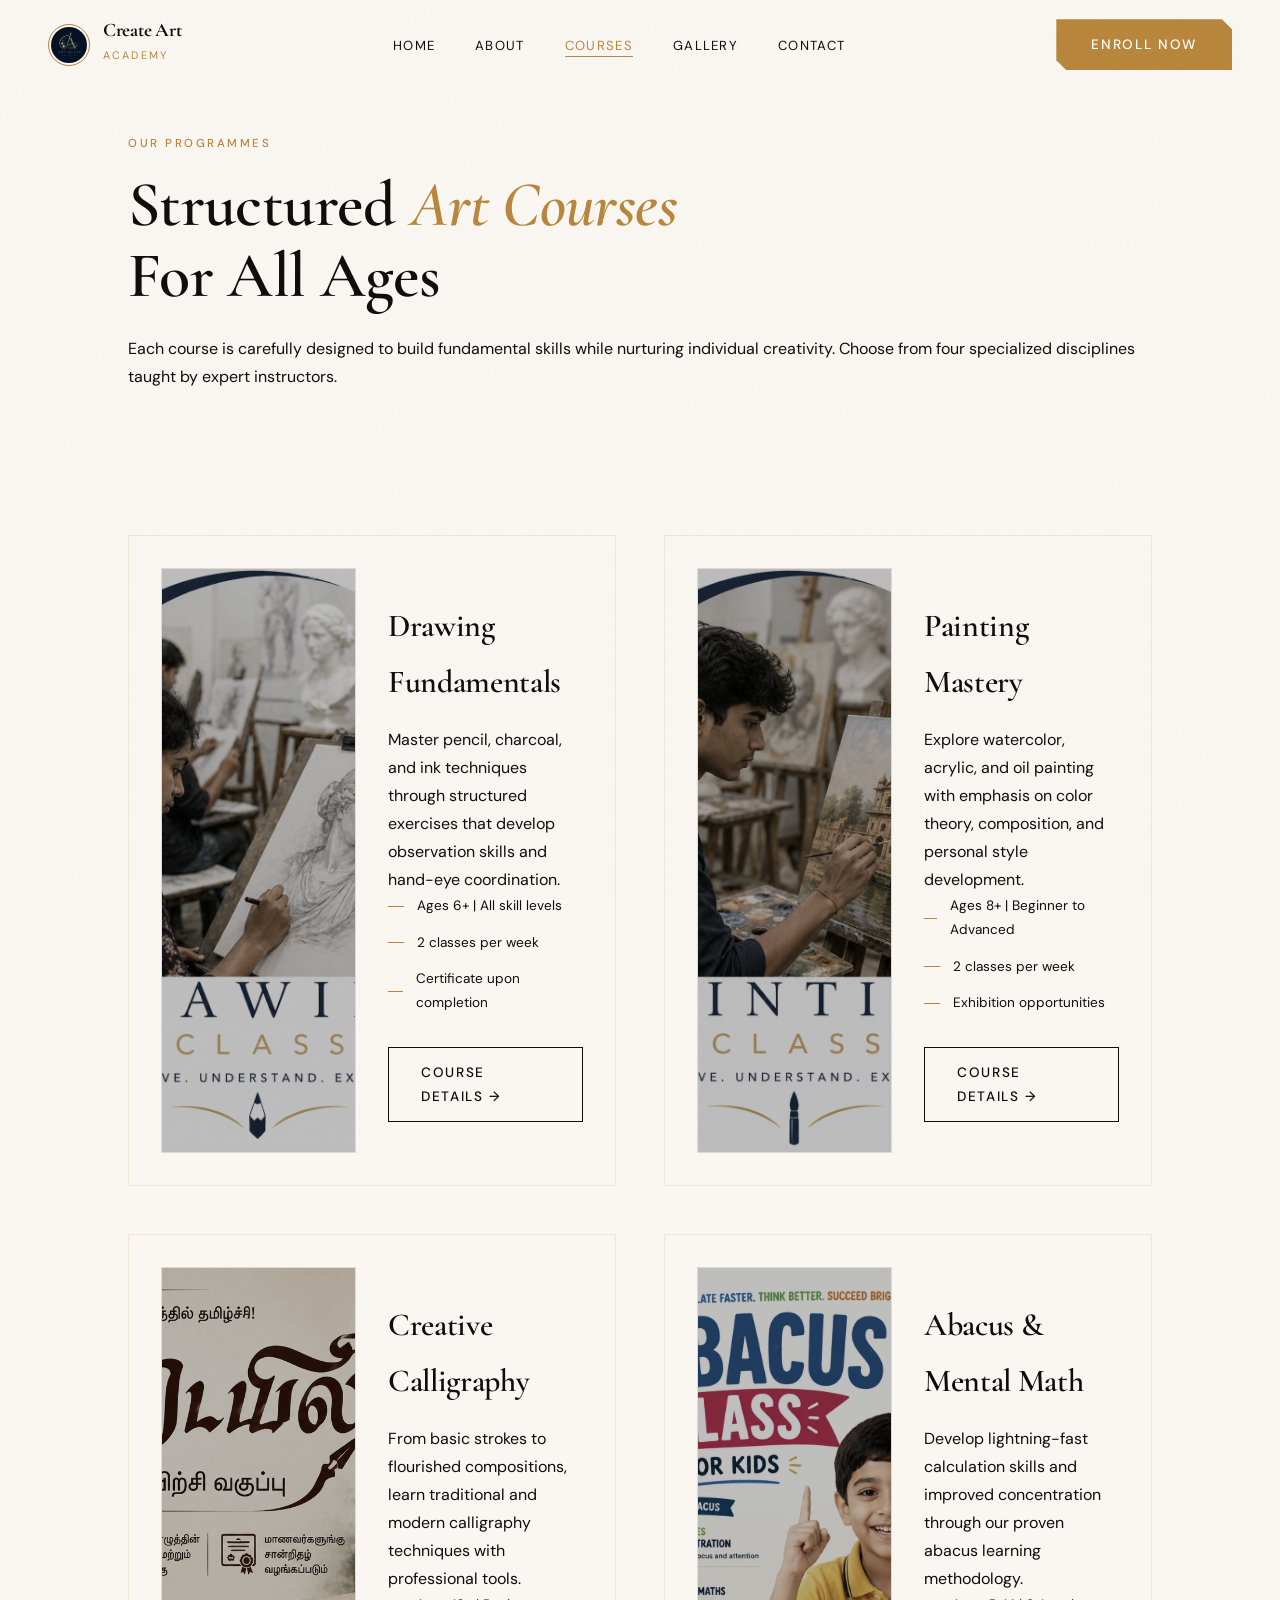
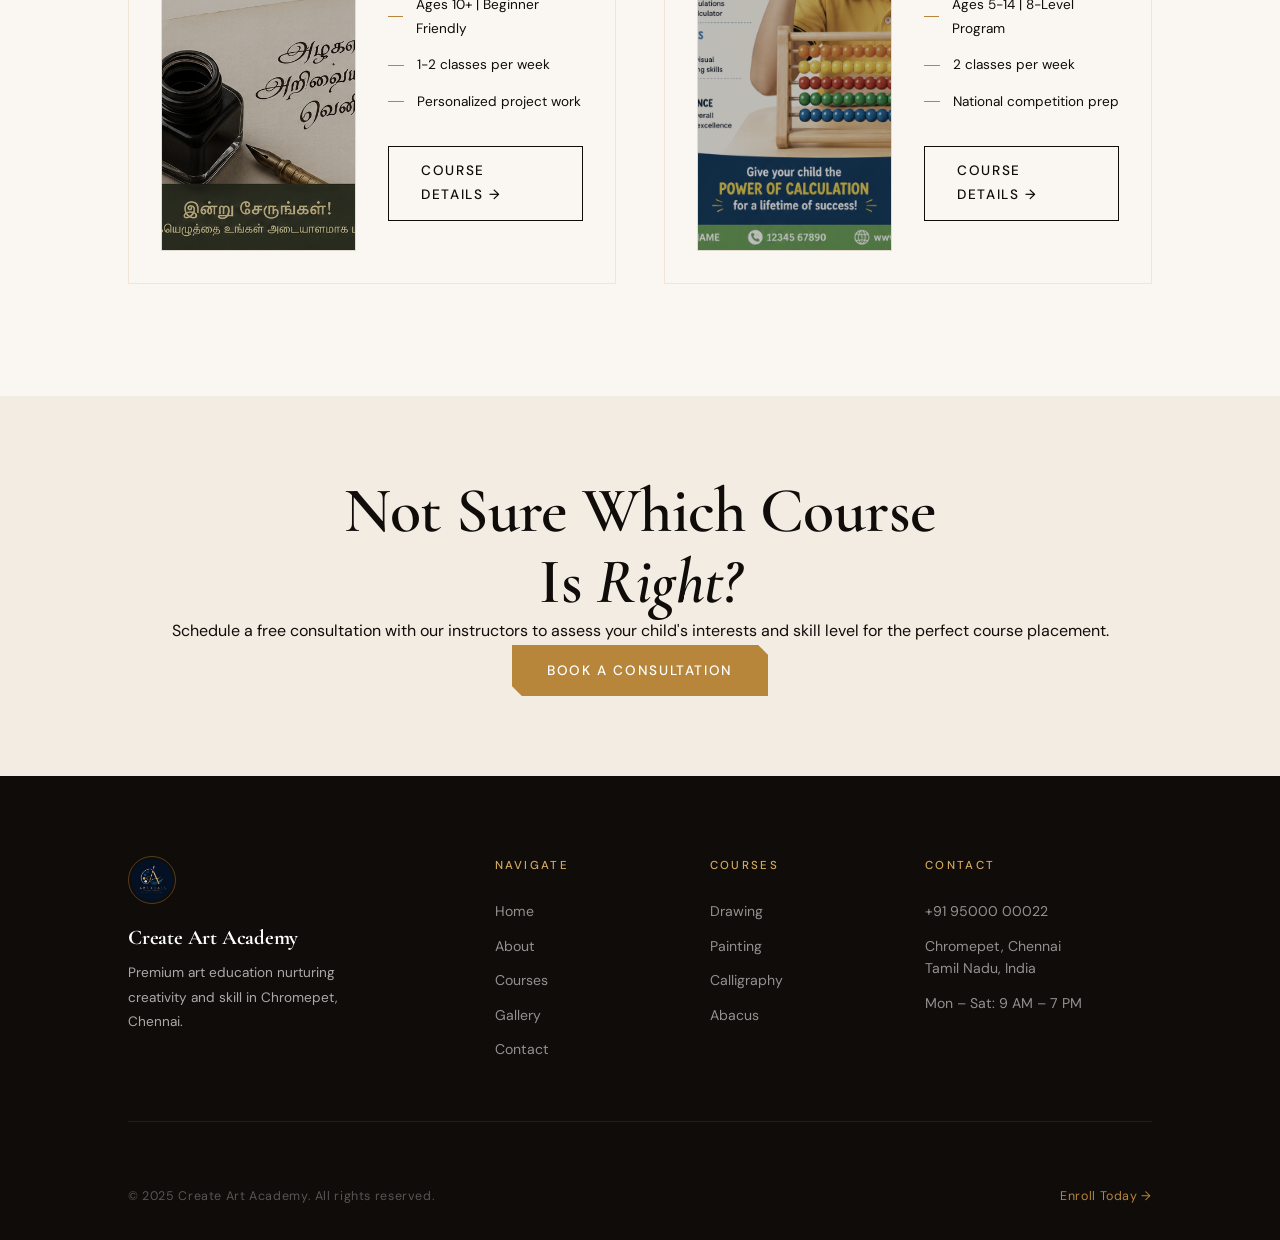
<file: courses.html>
<!DOCTYPE html>
<html lang="en">
<head>
<meta charset="UTF-8">
<meta name="viewport" content="width=device-width, initial-scale=1.0"/>
<title>Art Courses in Chromepet | Create Art Academy</title>
<meta name="description" content="Explore our premium art courses: Drawing, Painting, Calligraphy & Abacus classes in Chromepet. Structured curriculum for all skill levels."/>
<link rel="icon" href="1.png"/>
<link href="https://fonts.googleapis.com/css2?family=Cormorant+Garamond:ital,wght@0,400;0,600;0,700;1,400;1,600&family=DM+Sans:wght@300;400;500&display=swap" rel="stylesheet">
<link rel="stylesheet" href="style.css">
</head>
<body>

<header class="nav" id="nav">
  <a href="index.html" class="logo"><img src="1.png" alt="Create Art Academy"><div class="logo-text"><h3>Create Art</h3><span>Academy</span></div></a>
  <ul class="nav-links"><li><a href="index.html">Home</a></li><li><a href="about.html">About</a></li><li><a href="courses.html" class="active">Courses</a></li><li><a href="gallery.html">Gallery</a></li><li><a href="contact.html">Contact</a></li></ul>
  <a href="contact.html" class="btn-gold">Enroll Now</a>
  <div class="burger" id="burger"><span></span><span></span><span></span></div>
</header>

<section class="courses-hero"><div class="courses-hero-content reveal"><span class="label">Our Programmes</span><h1 class="courses-hero-title">Structured <em>Art Courses</em><br>For All Ages</h1><p class="courses-hero-desc">Each course is carefully designed to build fundamental skills while nurturing individual creativity. Choose from four specialized disciplines taught by expert instructors.</p></div></section>

<main class="courses-main"><div class="course-cards"><div class="course-card reveal"><img class="course-card-img" src="5.png" alt="Drawing class"><div class="course-card-content"><h3>Drawing Fundamentals</h3><p>Master pencil, charcoal, and ink techniques through structured exercises that develop observation skills and hand-eye coordination.</p><div class="course-features"><div class="course-feature">Ages 6+ | All skill levels</div><div class="course-feature">2 classes per week</div><div class="course-feature">Certificate upon completion</div></div><a href="drawing.html" class="btn-outline">Course Details →</a></div></div><div class="course-card reveal"><img class="course-card-img" src="6.png" alt="Painting class"><div class="course-card-content"><h3>Painting Mastery</h3><p>Explore watercolor, acrylic, and oil painting with emphasis on color theory, composition, and personal style development.</p><div class="course-features"><div class="course-feature">Ages 8+ | Beginner to Advanced</div><div class="course-feature">2 classes per week</div><div class="course-feature">Exhibition opportunities</div></div><a href="painting.html" class="btn-outline">Course Details →</a></div></div><div class="course-card reveal"><img class="course-card-img" src="7.png" alt="Calligraphy class"><div class="course-card-content"><h3>Creative Calligraphy</h3><p>From basic strokes to flourished compositions, learn traditional and modern calligraphy techniques with professional tools.</p><div class="course-features"><div class="course-feature">Ages 10+ | Beginner Friendly</div><div class="course-feature">1-2 classes per week</div><div class="course-feature">Personalized project work</div></div><a href="calligraphy.html" class="btn-outline">Course Details →</a></div></div><div class="course-card reveal"><img class="course-card-img" src="8.png" alt="Abacus class"><div class="course-card-content"><h3>Abacus & Mental Math</h3><p>Develop lightning-fast calculation skills and improved concentration through our proven abacus learning methodology.</p><div class="course-features"><div class="course-feature">Ages 5-14 | 8-Level Program</div><div class="course-feature">2 classes per week</div><div class="course-feature">National competition prep</div></div><a href="abacus.html" class="btn-outline">Course Details →</a></div></div></div></main>

<section class="courses-cta"><div class="reveal"><h2 class="section-title">Not Sure Which Course<br>Is <em>Right?</em></h2><p>Schedule a free consultation with our instructors to assess your child's interests and skill level for the perfect course placement.</p><a href="contact.html" class="btn-gold">Book a Consultation</a></div></section>

<footer class="footer"><div class="footer-grid"><div class="footer-brand"><img src="1.png" alt="Create Art Academy"><h3>Create Art Academy</h3><p>Premium art education nurturing creativity and skill in Chromepet, Chennai.</p></div><div class="footer-col"><h4>Navigate</h4><a href="index.html">Home</a><a href="about.html">About</a><a href="courses.html">Courses</a><a href="gallery.html">Gallery</a><a href="contact.html">Contact</a></div><div class="footer-col"><h4>Courses</h4><a href="drawing.html">Drawing</a><a href="painting.html">Painting</a><a href="calligraphy.html">Calligraphy</a><a href="abacus.html">Abacus</a></div><div class="footer-col"><h4>Contact</h4><p>+91 95000 00022</p><p>Chromepet, Chennai<br>Tamil Nadu, India</p><p>Mon – Sat: 9 AM – 7 PM</p></div></div><div class="footer-bottom"><span>© 2025 Create Art Academy. All rights reserved.</span><a href="contact.html">Enroll Today →</a></div></footer>

<script src="script.js"></script>
</body>
</html>
</file>
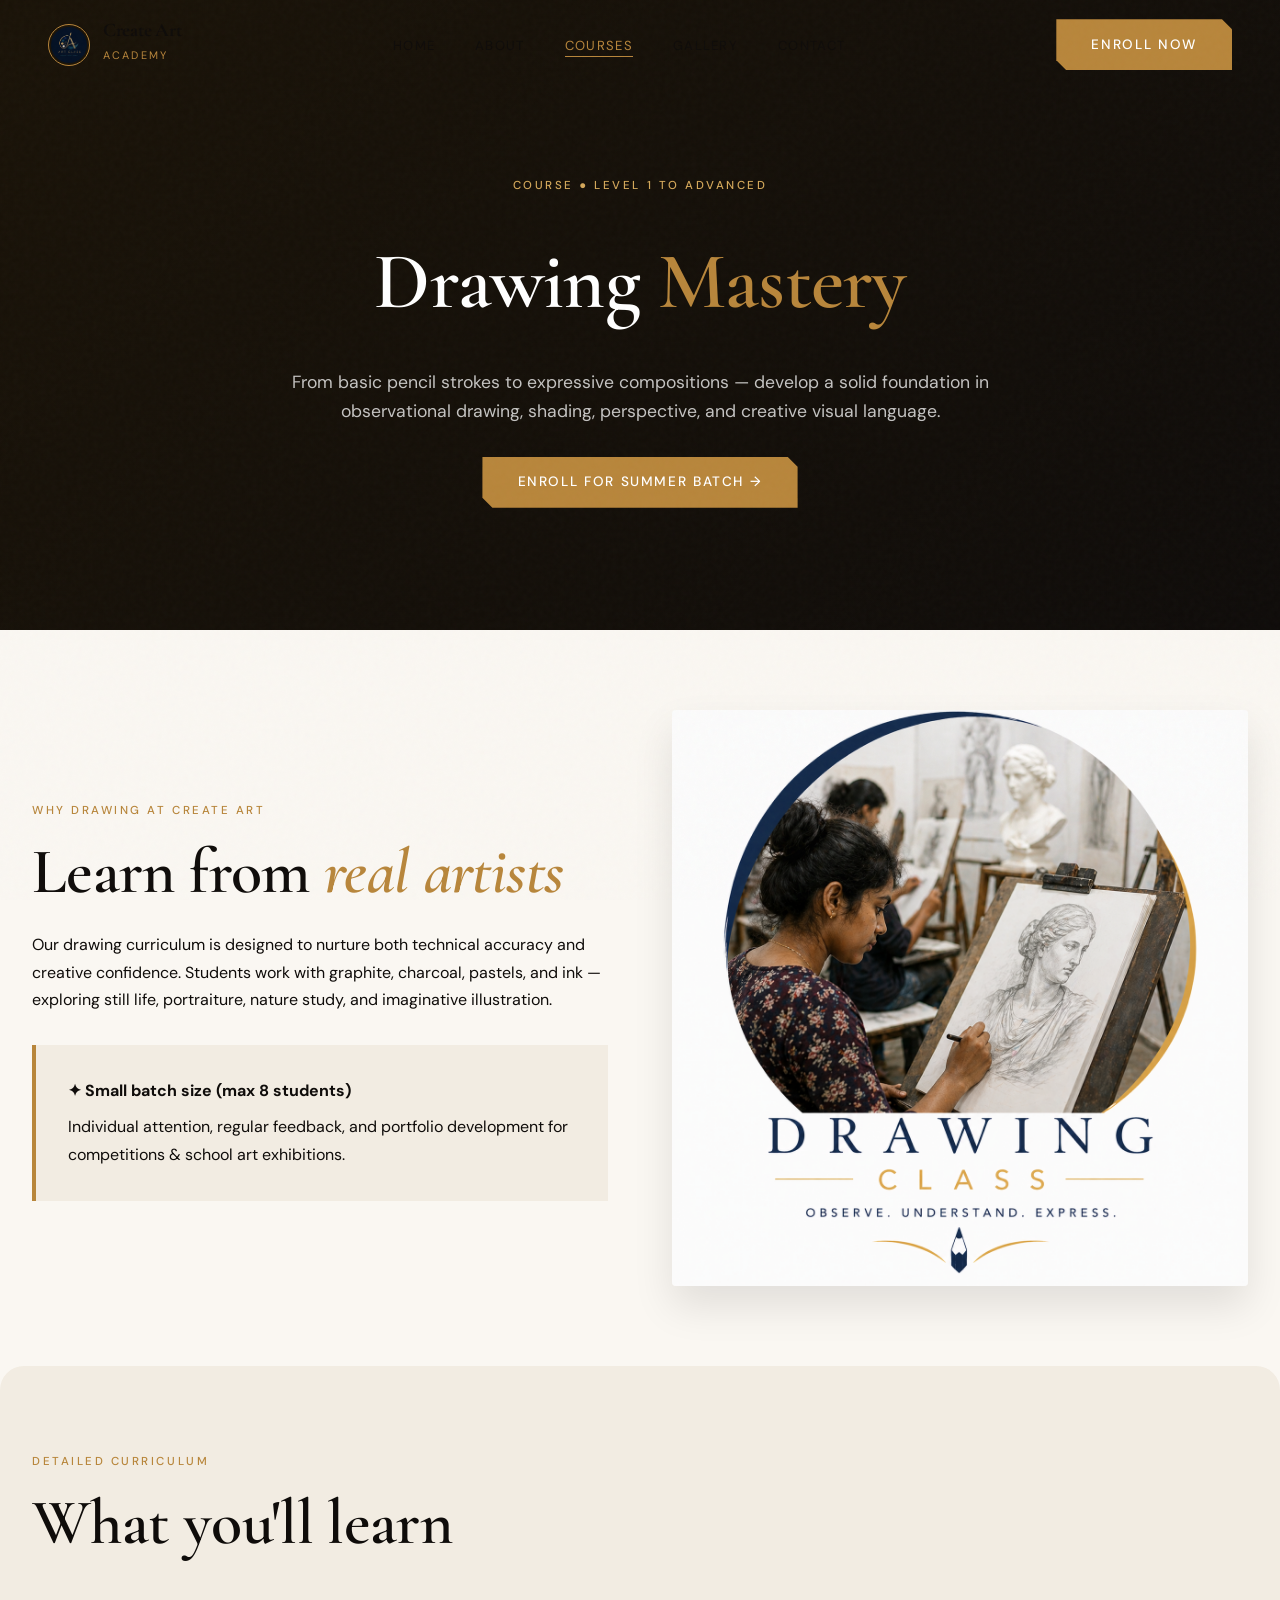
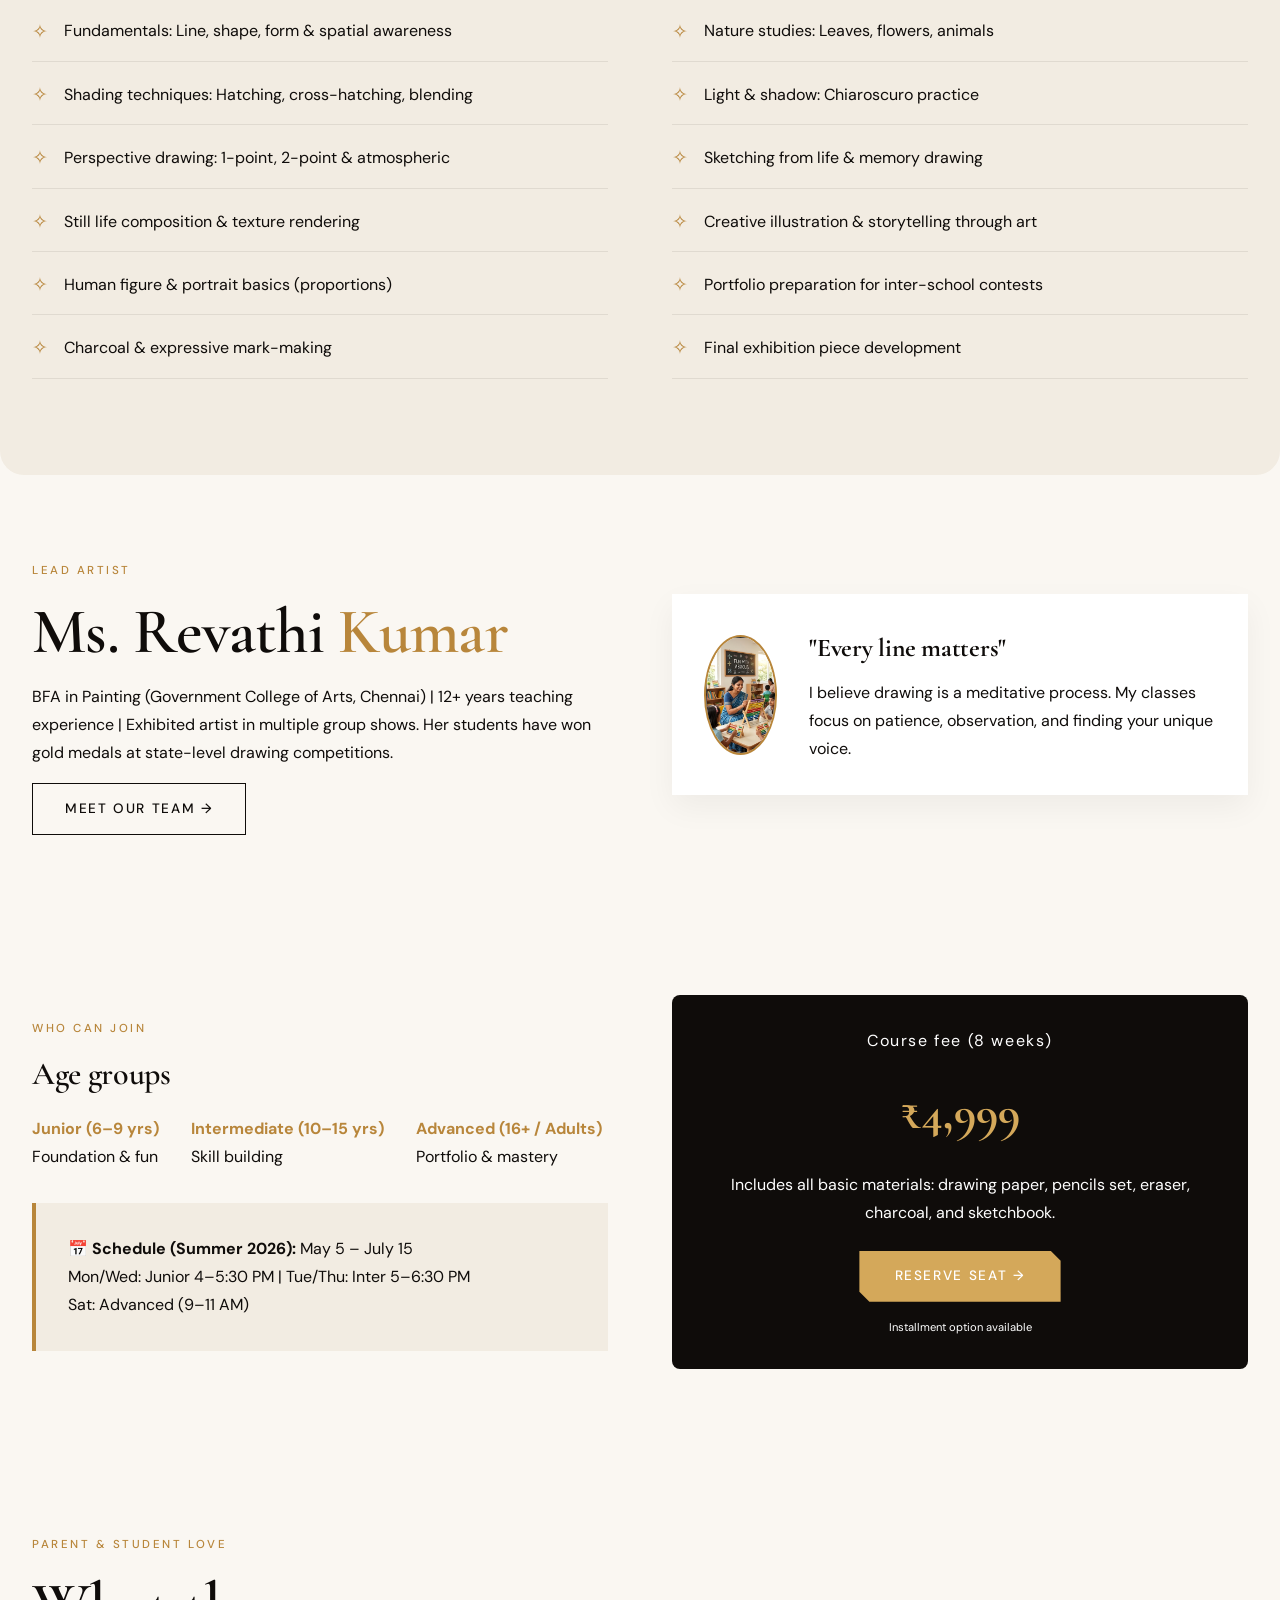
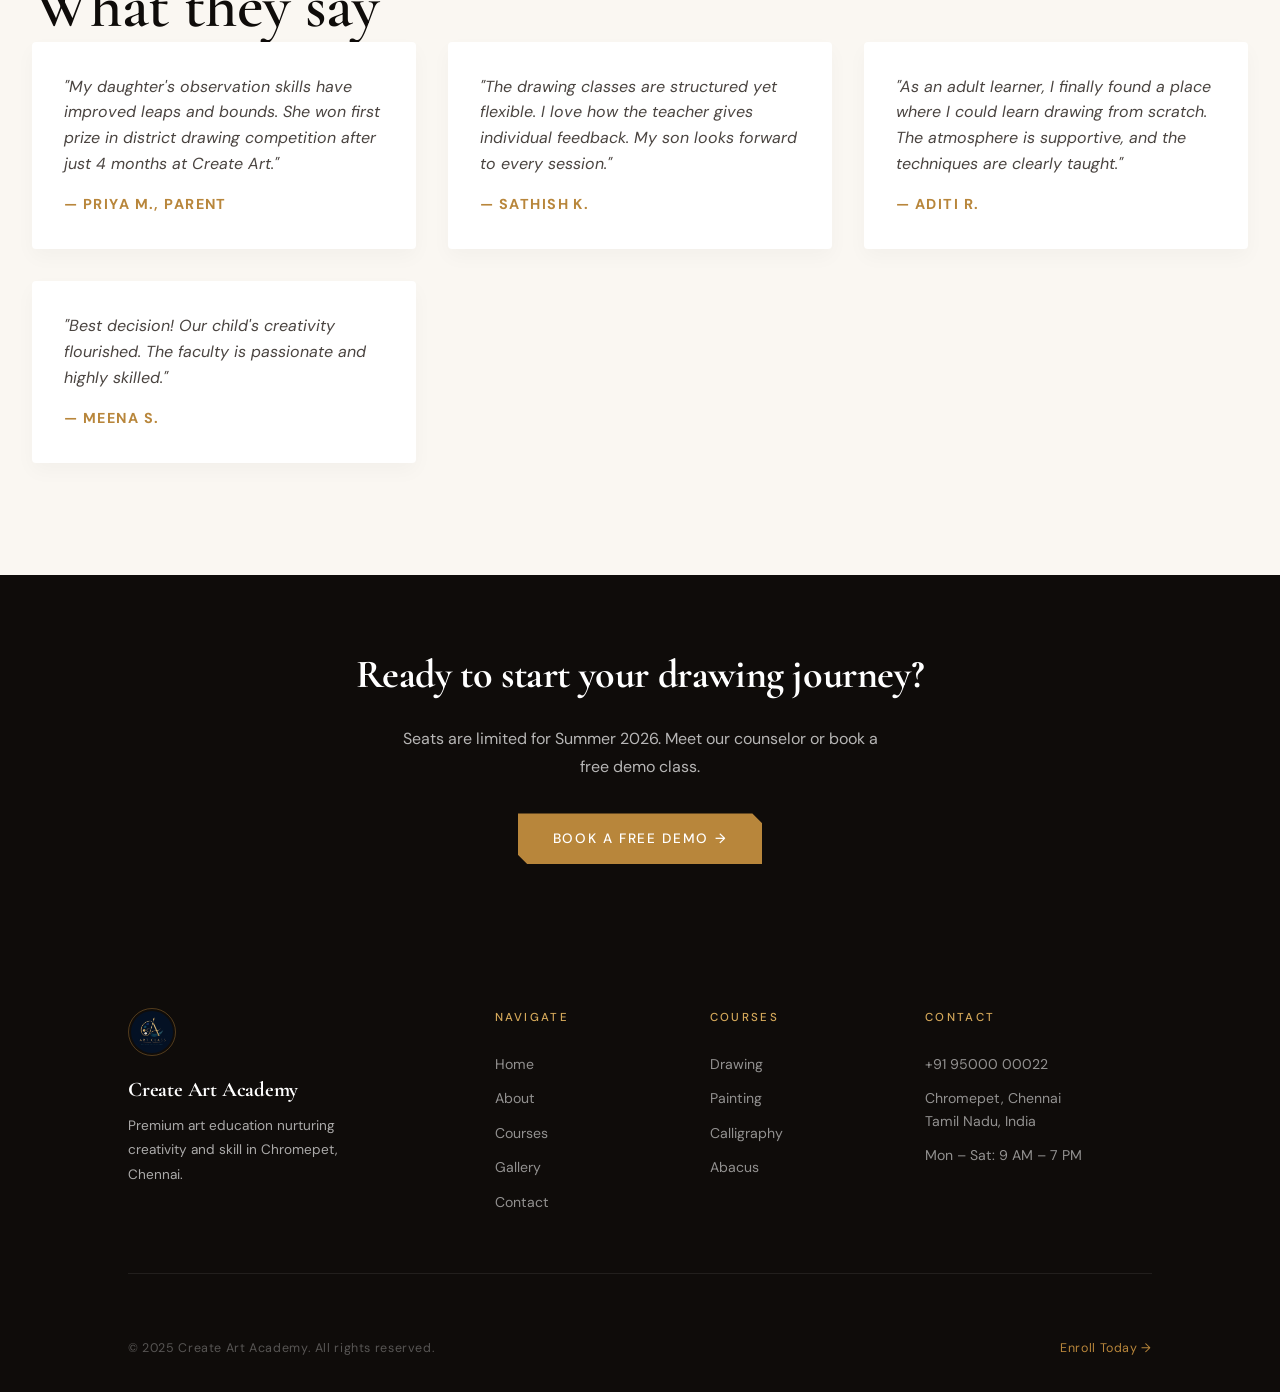
<file: drawing.html>
<!DOCTYPE html>
<html lang="en">
<head>
<meta charset="UTF-8">
<meta name="viewport" content="width=device-width, initial-scale=1.0"/>
<title>Drawing Classes in Chromepet | Create Art Academy</title>
<meta name="description" content="Join professional drawing classes at Create Art Academy. Learn pencil sketching, charcoal, shading, still life & composition. For all age groups."/>
<link rel="icon" href="1.png"/>
<link href="https://fonts.googleapis.com/css2?family=Cormorant+Garamond:ital,wght@0,400;0,600;0,700;1,400;1,600&family=DM+Sans:wght@300;400;500&display=swap" rel="stylesheet">
<link rel="stylesheet" href="style.css">
</head>
<body>

<header class="nav" id="nav">
  <a href="index.html" class="logo"><img src="1.png" alt="Create Art Academy"><div class="logo-text"><h3>Create Art</h3><span>Academy</span></div></a>
  <ul class="nav-links"><li><a href="index.html">Home</a></li><li><a href="about.html">About</a></li><li><a href="courses.html" class="active">Courses</a></li><li><a href="gallery.html">Gallery</a></li><li><a href="contact.html">Contact</a></li></ul>
  <a href="contact.html" class="btn-gold">Enroll Now</a>
  <div class="burger" id="burger"><span></span><span></span><span></span></div>
</header>

<section class="course-hero"><div class="course-hero-content"><span class="label" style="color: var(--gold-lt);">Course ● Level 1 to Advanced</span><h1>Drawing <span style="color:var(--gold);">Mastery</span></h1><p>From basic pencil strokes to expressive compositions — develop a solid foundation in observational drawing, shading, perspective, and creative visual language.</p><a href="contact.html" class="btn-gold">Enroll for Summer Batch →</a></div></section>

<div class="container"><div class="grid-2 reveal"><div><span class="label">Why drawing at create art</span><h2 class="section-title">Learn from <em style="color:var(--gold);">real artists</em></h2><p style="margin: 1.5rem 0 1rem; line-height: 1.7;">Our drawing curriculum is designed to nurture both technical accuracy and creative confidence. Students work with graphite, charcoal, pastels, and ink — exploring still life, portraiture, nature study, and imaginative illustration.</p><div class="feature-card"><strong>✦ Small batch size (max 8 students)</strong><p style="margin-top: .5rem;">Individual attention, regular feedback, and portfolio development for competitions & school art exhibitions.</p></div></div><div><img src="5.png" alt="Drawing class at academy" style="width:100%; height: auto; border-radius: 4px; box-shadow: 0 20px 40px rgba(0,0,0,.1);"></div></div></div>

<div class="container" style="background: var(--warm); border-radius: 24px; margin-top: 0;"><div class="reveal"><span class="label">Detailed curriculum</span><h2 class="section-title">What you'll learn</h2><div class="grid-2" style="margin-top: 2rem;"><div><ul class="curriculum-list"><li>Fundamentals: Line, shape, form & spatial awareness</li><li>Shading techniques: Hatching, cross-hatching, blending</li><li>Perspective drawing: 1-point, 2-point & atmospheric</li><li>Still life composition & texture rendering</li><li>Human figure & portrait basics (proportions)</li><li>Charcoal & expressive mark-making</li></ul></div><div><ul class="curriculum-list"><li>Nature studies: Leaves, flowers, animals</li><li>Light & shadow: Chiaroscuro practice</li><li>Sketching from life & memory drawing</li><li>Creative illustration & storytelling through art</li><li>Portfolio preparation for inter-school contests</li><li>Final exhibition piece development</li></ul></div></div></div></div>

<div class="container"><div class="grid-2 reveal"><div><span class="label">Lead artist</span><h2 class="section-title">Ms. Revathi <span style="color:var(--gold);">Kumar</span></h2><p style="margin: 1rem 0;">BFA in Painting (Government College of Arts, Chennai) | 12+ years teaching experience | Exhibited artist in multiple group shows. Her students have won gold medals at state-level drawing competitions.</p><a href="about.html" class="btn-outline">Meet our team →</a></div><div class="instructor"><img src="10.png" alt="Instructor portrait"><div><h3 style="font-family: var(--serif); font-size: 1.6rem;">"Every line matters"</h3><p style="margin-top: .5rem;">I believe drawing is a meditative process. My classes focus on patience, observation, and finding your unique voice.</p></div></div></div></div>

<div class="container"><div class="grid-2 reveal"><div><span class="label">Who can join</span><h3 class="section-title" style="font-size: 2rem;">Age groups</h3><div style="display: flex; gap: 2rem; margin: 1.5rem 0;"><div><strong style="color: var(--gold);">Junior (6–9 yrs)</strong><br>Foundation & fun</div><div><strong style="color: var(--gold);">Intermediate (10–15 yrs)</strong><br>Skill building</div><div><strong style="color: var(--gold);">Advanced (16+ / Adults)</strong><br>Portfolio & mastery</div></div><div class="feature-card"><p><strong>📅 Schedule (Summer 2026):</strong> May 5 – July 15<br>Mon/Wed: Junior 4–5:30 PM | Tue/Thu: Inter 5–6:30 PM<br>Sat: Advanced (9–11 AM)</p></div></div><div class="price-box"><p style="letter-spacing: .1em;">Course fee (8 weeks)</p><div class="price">₹4,999</div><p>Includes all basic materials: drawing paper, pencils set, eraser, charcoal, and sketchbook.</p><a href="contact.html" class="btn-gold" style="margin-top: 1.5rem; background: var(--gold-lt);">Reserve seat →</a><p style="font-size: .7rem; margin-top: 1rem;">Installment option available</p></div></div></div>

<div class="container"><div class="reveal"><span class="label">Parent & student love</span><h2 class="section-title">What they say</h2><div class="testimonial-grid"><div class="testimonial"><p>"My daughter's observation skills have improved leaps and bounds. She won first prize in district drawing competition after just 4 months at Create Art."</p><h4>— Priya M., parent</h4></div><div class="testimonial"><p>"The drawing classes are structured yet flexible. I love how the teacher gives individual feedback. My son looks forward to every session."</p><h4>— Sathish K.</h4></div><div class="testimonial"><p>"As an adult learner, I finally found a place where I could learn drawing from scratch. The atmosphere is supportive, and the techniques are clearly taught."</p><h4>— Aditi R.</h4></div><div class="testimonial"><p>"Best decision! Our child's creativity flourished. The faculty is passionate and highly skilled."</p><h4>— Meena S.</h4></div></div></div></div>

<div style="background: var(--ink); padding: 4rem 2rem; text-align: center; margin-top: 2rem;"><div class="reveal"><h2 style="font-family: var(--serif); color: var(--white); font-size: 2.5rem;">Ready to start your drawing journey?</h2><p style="color: rgba(255,255,255,.7); margin: 1rem auto; max-width: 500px;">Seats are limited for Summer 2026. Meet our counselor or book a free demo class.</p><a href="contact.html" class="btn-gold" style="margin-top: 1rem;">Book a free demo →</a></div></div>

<footer class="footer"><div class="footer-grid"><div class="footer-brand"><img src="1.png" alt="Create Art Academy"><h3>Create Art Academy</h3><p>Premium art education nurturing creativity and skill in Chromepet, Chennai.</p></div><div class="footer-col"><h4>Navigate</h4><a href="index.html">Home</a><a href="about.html">About</a><a href="courses.html">Courses</a><a href="gallery.html">Gallery</a><a href="contact.html">Contact</a></div><div class="footer-col"><h4>Courses</h4><a href="drawing.html">Drawing</a><a href="painting.html">Painting</a><a href="calligraphy.html">Calligraphy</a><a href="abacus.html">Abacus</a></div><div class="footer-col"><h4>Contact</h4><p>+91 95000 00022</p><p>Chromepet, Chennai<br>Tamil Nadu, India</p><p>Mon – Sat: 9 AM – 7 PM</p></div></div><div class="footer-bottom"><span>© 2025 Create Art Academy. All rights reserved.</span><a href="contact.html">Enroll Today →</a></div></footer>

<script src="script.js"></script>
</body>
</html>
</file>
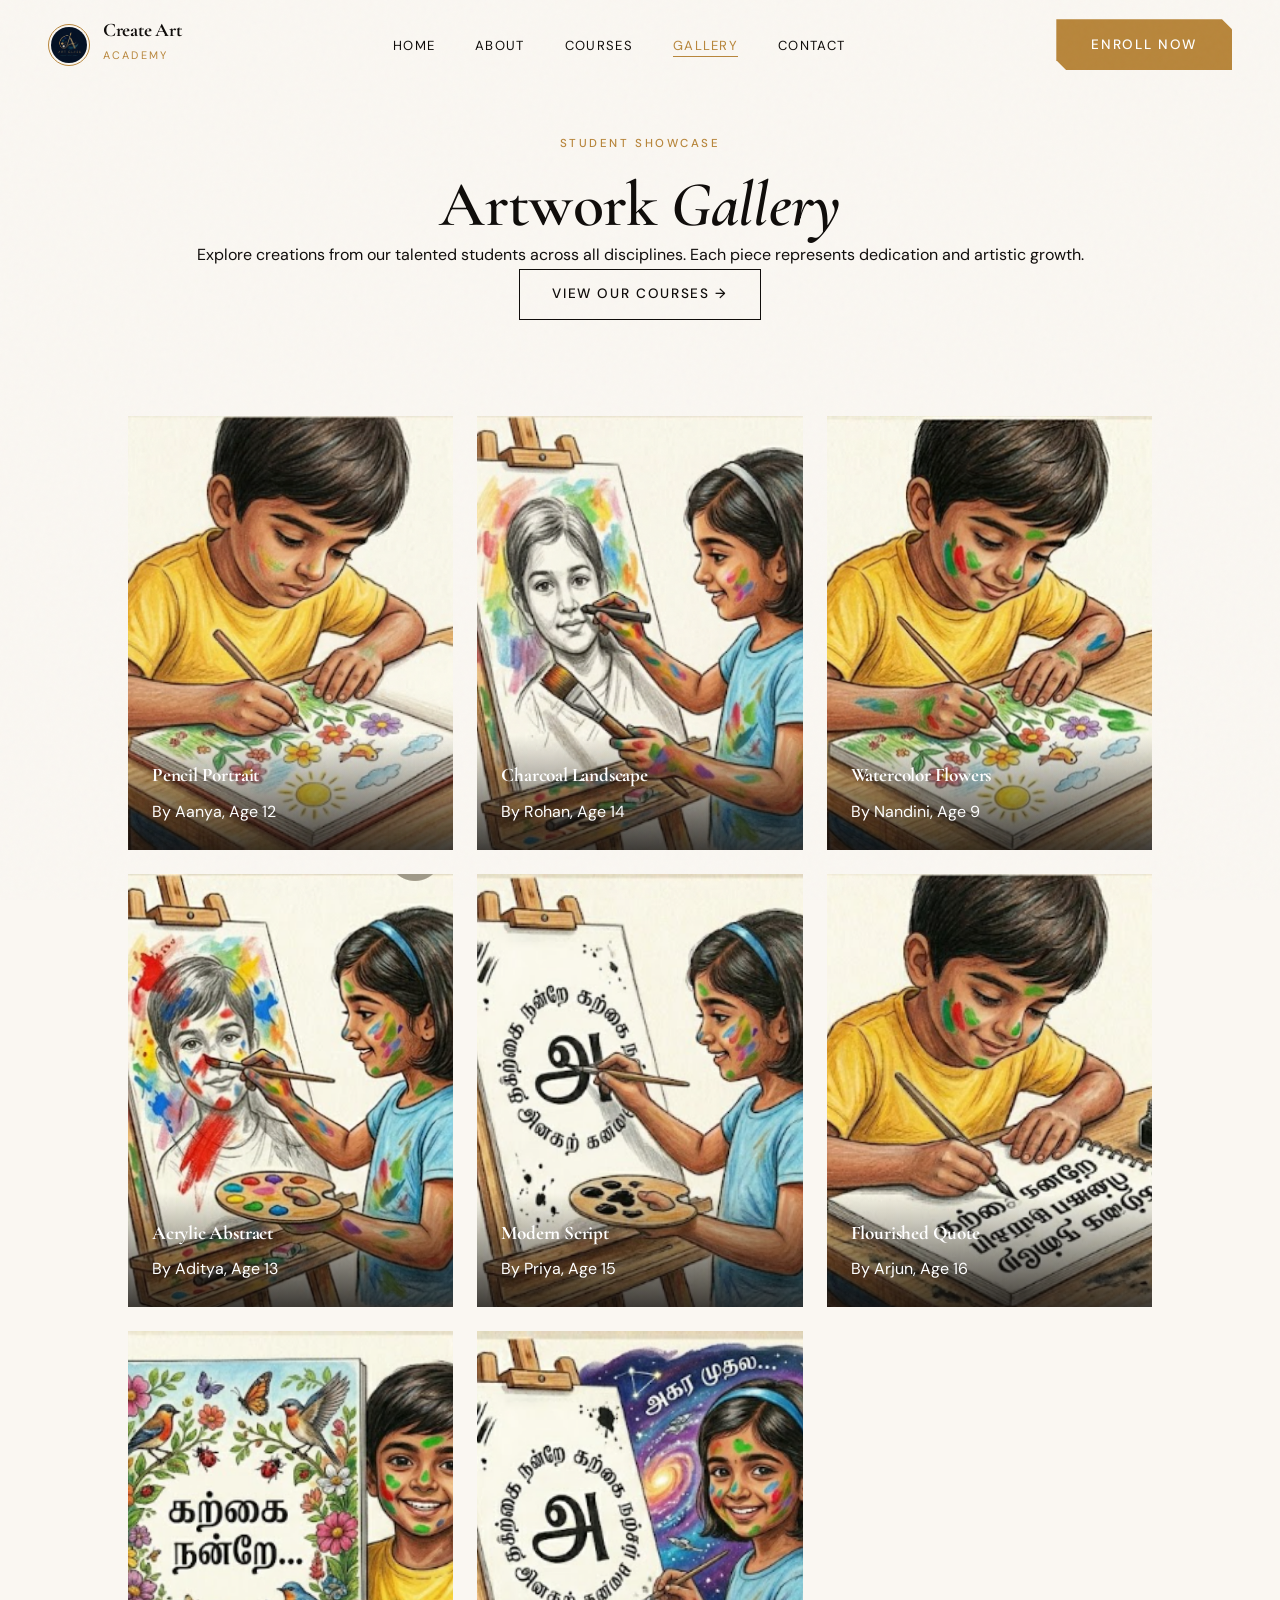
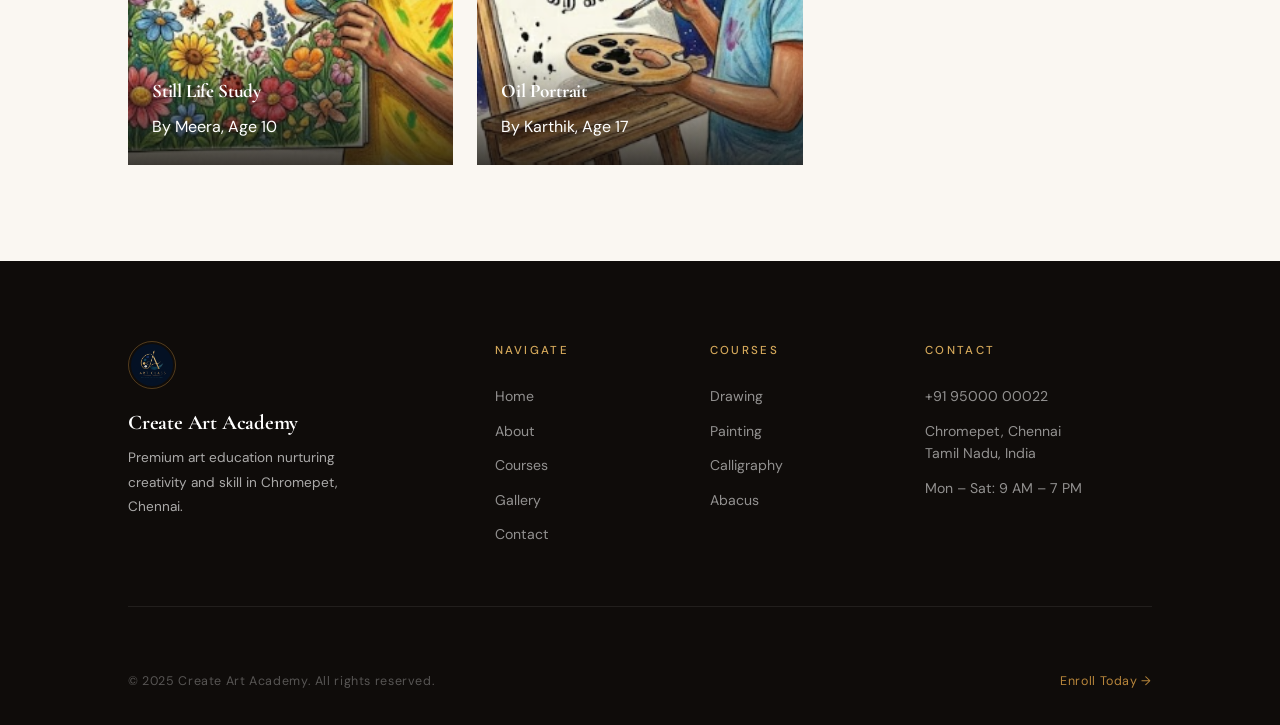
<file: gallery.html>
<!DOCTYPE html>
<html lang="en">
<head>
<meta charset="UTF-8">
<meta name="viewport" content="width=device-width, initial-scale=1.0"/>
<title>Student Art Gallery | Create Art Academy</title>
<meta name="description" content="View our student artwork gallery showcasing drawings, paintings, and calligraphy from Create Art Academy in Chromepet."/>
<link rel="icon" href="1.png"/>
<link href="https://fonts.googleapis.com/css2?family=Cormorant+Garamond:ital,wght@0,400;0,600;0,700;1,400;1,600&family=DM+Sans:wght@300;400;500&display=swap" rel="stylesheet">
<link rel="stylesheet" href="style.css">
</head>
<body>

<header class="nav" id="nav">
  <a href="index.html" class="logo"><img src="1.png" alt="Create Art Academy"><div class="logo-text"><h3>Create Art</h3><span>Academy</span></div></a>
  <ul class="nav-links"><li><a href="index.html">Home</a></li><li><a href="about.html">About</a></li><li><a href="courses.html">Courses</a></li><li><a href="gallery.html" class="active">Gallery</a></li><li><a href="contact.html">Contact</a></li></ul>
  <a href="contact.html" class="btn-gold">Enroll Now</a>
  <div class="burger" id="burger"><span></span><span></span><span></span></div>
</header>

<section class="gallery-hero"><div class="reveal"><span class="label">Student Showcase</span><h1 class="section-title">Artwork <em>Gallery</em></h1><p>Explore creations from our talented students across all disciplines. Each piece represents dedication and artistic growth.</p><a href="courses.html" class="btn-outline">View Our Courses →</a></div></section>

<div class="gallery-container"><div class="gallery-grid"><div class="gallery-item reveal"><img src="16.png" alt="Student drawing"><div class="gallery-caption"><h3>Pencil Portrait</h3><p>By Aanya, Age 12</p></div></div><div class="gallery-item reveal"><img src="17.png" alt="Student drawing"><div class="gallery-caption"><h3>Charcoal Landscape</h3><p>By Rohan, Age 14</p></div></div><div class="gallery-item reveal"><img src="18.png" alt="Student painting"><div class="gallery-caption"><h3>Watercolor Flowers</h3><p>By Nandini, Age 9</p></div></div><div class="gallery-item reveal"><img src="19.png" alt="Student painting"><div class="gallery-caption"><h3>Acrylic Abstract</h3><p>By Aditya, Age 13</p></div></div><div class="gallery-item reveal"><img src="20.png" alt="Student calligraphy"><div class="gallery-caption"><h3>Modern Script</h3><p>By Priya, Age 15</p></div></div><div class="gallery-item reveal"><img src="21.png" alt="Student calligraphy"><div class="gallery-caption"><h3>Flourished Quote</h3><p>By Arjun, Age 16</p></div></div><div class="gallery-item reveal"><img src="22.png" alt="Student artwork"><div class="gallery-caption"><h3>Still Life Study</h3><p>By Meera, Age 10</p></div></div><div class="gallery-item reveal"><img src="23.png" alt="Student artwork"><div class="gallery-caption"><h3>Oil Portrait</h3><p>By Karthik, Age 17</p></div></div></div></div>

<footer class="footer"><div class="footer-grid"><div class="footer-brand"><img src="1.png" alt="Create Art Academy"><h3>Create Art Academy</h3><p>Premium art education nurturing creativity and skill in Chromepet, Chennai.</p></div><div class="footer-col"><h4>Navigate</h4><a href="index.html">Home</a><a href="about.html">About</a><a href="courses.html">Courses</a><a href="gallery.html">Gallery</a><a href="contact.html">Contact</a></div><div class="footer-col"><h4>Courses</h4><a href="drawing.html">Drawing</a><a href="painting.html">Painting</a><a href="calligraphy.html">Calligraphy</a><a href="abacus.html">Abacus</a></div><div class="footer-col"><h4>Contact</h4><p>+91 95000 00022</p><p>Chromepet, Chennai<br>Tamil Nadu, India</p><p>Mon – Sat: 9 AM – 7 PM</p></div></div><div class="footer-bottom"><span>© 2025 Create Art Academy. All rights reserved.</span><a href="contact.html">Enroll Today →</a></div></footer>

<script src="script.js"></script>
</body>
</html>
</file>
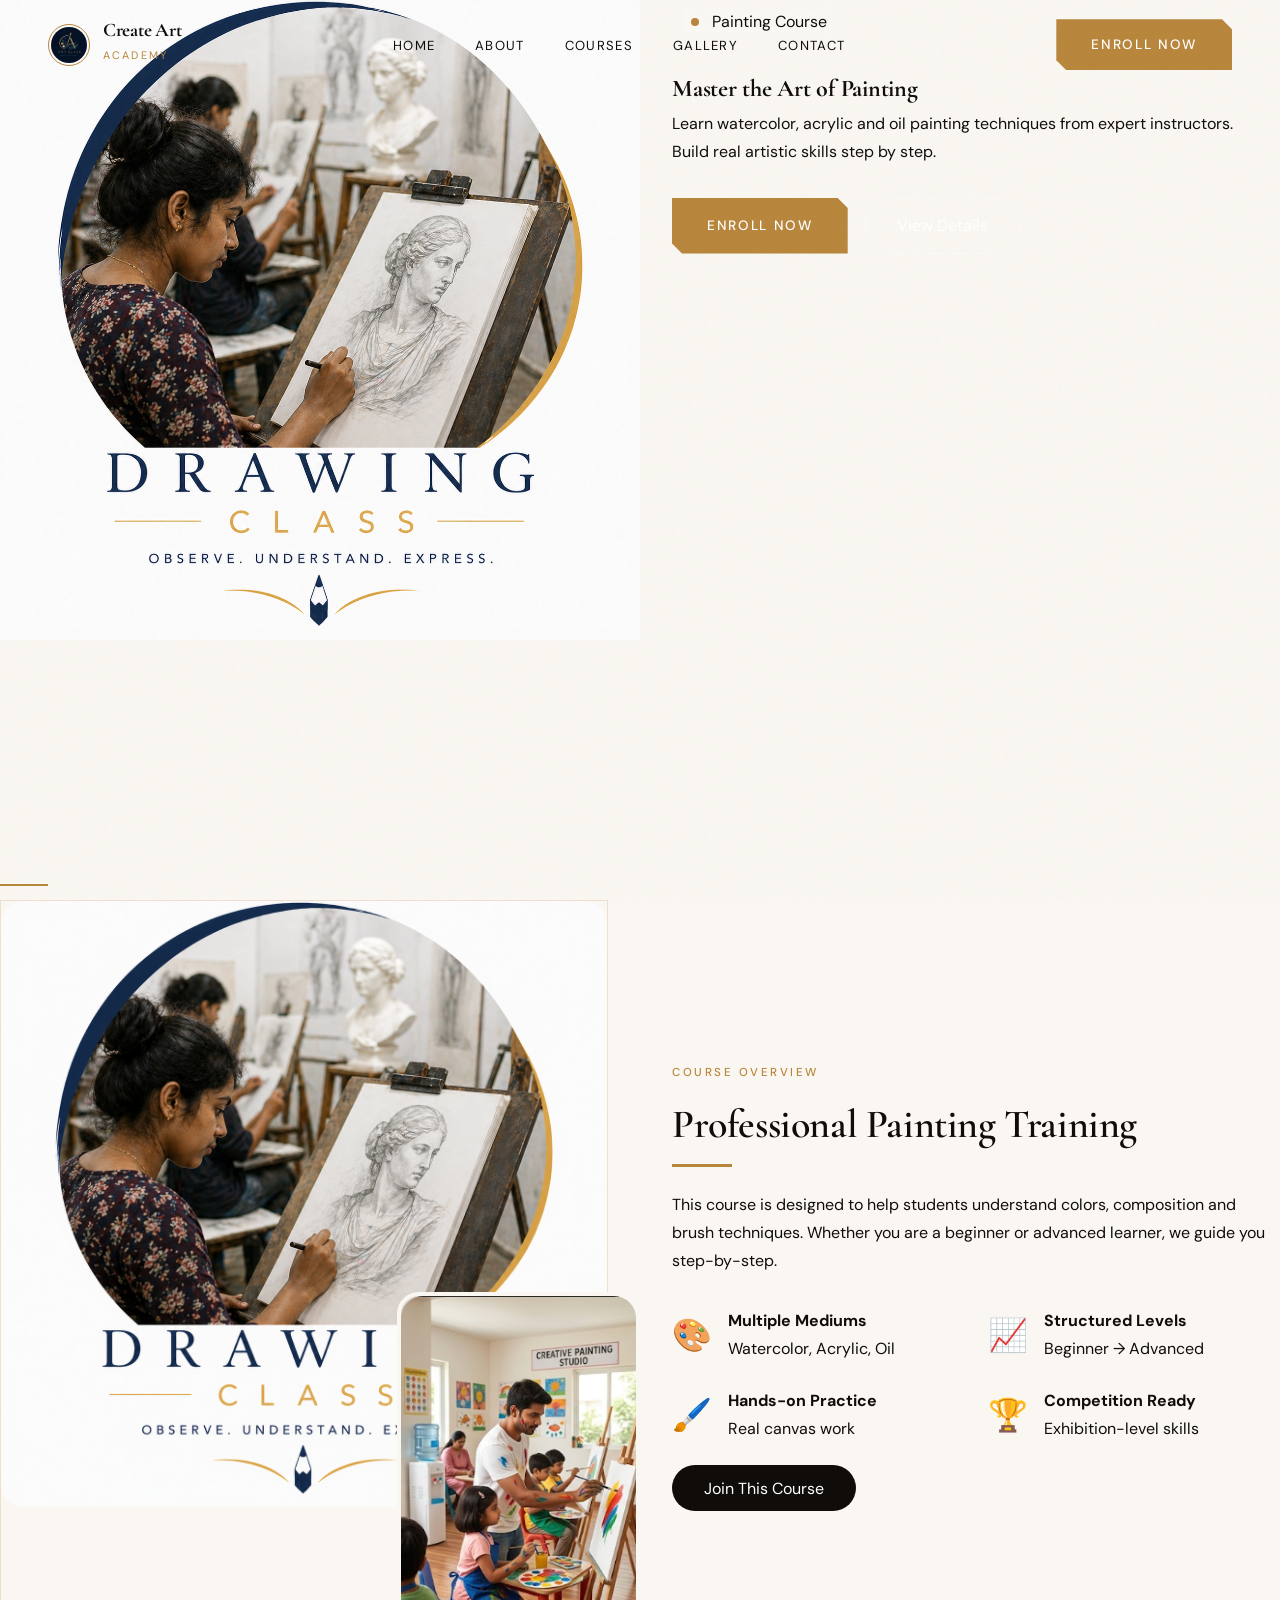
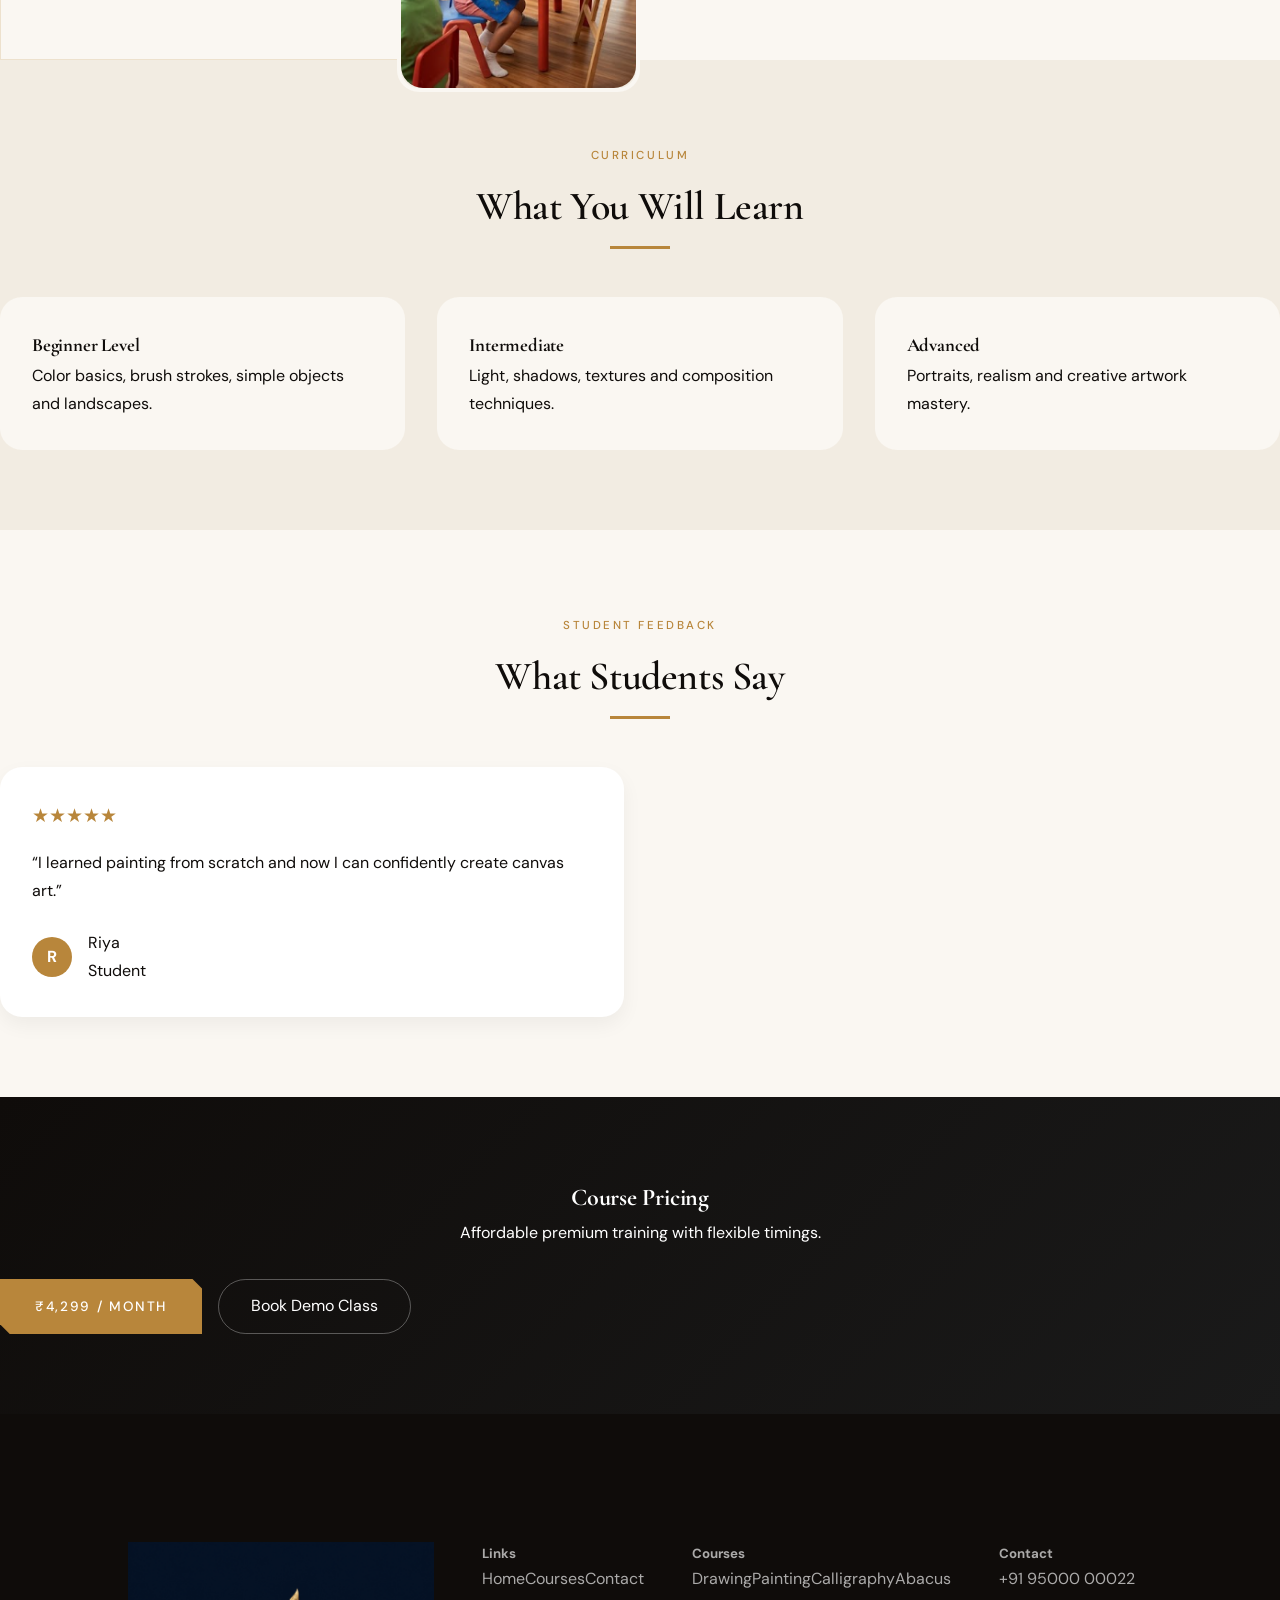
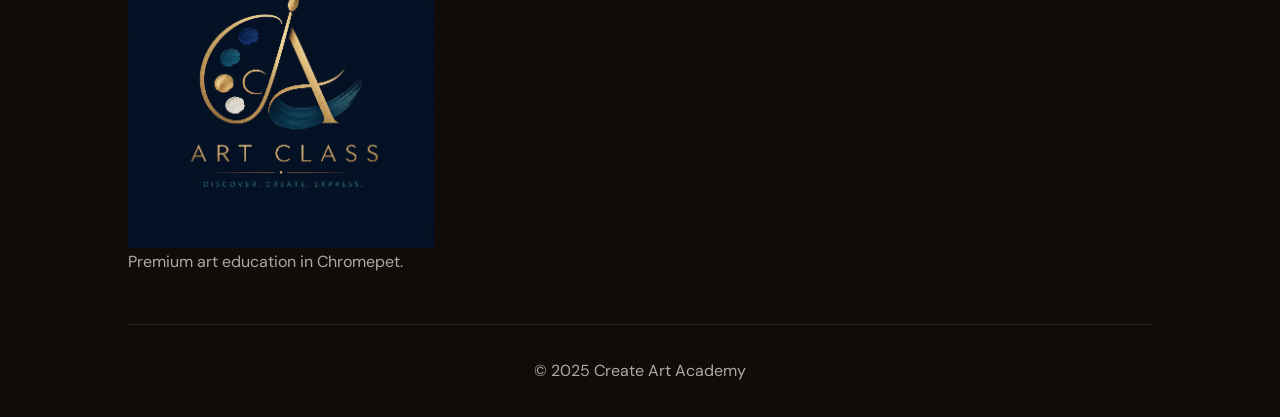
<file: painting.html>
<!DOCTYPE html>
<html lang="en">
<head>
<meta charset="UTF-8">
<meta name="viewport" content="width=device-width, initial-scale=1.0"/>
<title>Painting Classes — Create Art Academy</title>
<meta name="description" content="Join premium painting classes in Chromepet. Learn watercolor, acrylic and oil painting from expert instructors."/>
<link rel="icon" href="1.png"/>
<link href="https://fonts.googleapis.com/css2?family=Cormorant+Garamond:ital,wght@0,400;0,600;0,700;1,400;1,600&family=DM+Sans:wght@300;400;500&display=swap" rel="stylesheet">
<link rel="stylesheet" href="style.css">
</head>
<body>

<header class="nav" id="nav">
  <a href="index.html" class="logo"><img src="1.png" alt="Create Art Academy"><div class="logo-text"><h3>Create Art</h3><span>Academy</span></div></a>
  <ul class="nav-links"><li><a href="index.html">Home</a></li><li><a href="about.html">About</a></li><li><a href="courses.html">Courses</a></li><li><a href="gallery.html">Gallery</a></li><li><a href="contact.html">Contact</a></li></ul>
  <a href="contact.html" class="btn-gold">Enroll Now</a>
  <div class="burger" id="burger"><span></span><span></span><span></span></div>
</header>

<section class="hero painting-hero"><div class="hero-bg"><img src="5.png" alt="Painting background"></div><div class="wrap"><div class="hero-content"><div class="hero-pill"><div class="pill-dot"></div><span>Painting Course</span></div><h1>Master the Art of <strong>Painting</strong></h1><p class="hero-sub">Learn watercolor, acrylic and oil painting techniques from expert instructors. Build real artistic skills step by step.</p><div class="hero-btns"><a href="contact.html" class="btn btn-gold">Enroll Now</a><a href="#details" class="btn btn-ghost">View Details</a></div></div></div></section>

<section id="details" class="about-home"><div class="wrap"><div class="about-grid"><div class="about-img-wrap rev-l"><div class="about-img-main"><img src="5.png"></div><div class="about-img-thumb"><img src="11.png"></div><div class="about-corner"></div></div><div class="rev-r"><span class="label">Course Overview</span><h2 class="sec-title">Professional Painting Training</h2><div class="divider"></div><p class="sec-sub">This course is designed to help students understand colors, composition and brush techniques. Whether you are a beginner or advanced learner, we guide you step-by-step.</p><div class="feat-grid"><div class="feat"><div class="feat-ico">🎨</div><div><h4>Multiple Mediums</h4><p>Watercolor, Acrylic, Oil</p></div></div><div class="feat"><div class="feat-ico">📈</div><div><h4>Structured Levels</h4><p>Beginner → Advanced</p></div></div><div class="feat"><div class="feat-ico">🖌️</div><div><h4>Hands-on Practice</h4><p>Real canvas work</p></div></div><div class="feat"><div class="feat-ico">🏆</div><div><h4>Competition Ready</h4><p>Exhibition-level skills</p></div></div></div><a href="contact.html" class="btn btn-dark" style="margin-top:2rem;">Join This Course</a></div></div></div></section>

<section class="courses-sec"><div class="wrap"><div style="text-align:center;" class="rev"><span class="label">Curriculum</span><h2 class="sec-title">What You Will Learn</h2><div class="divider c"></div></div><div class="courses-grid"><div class="c-card rev d1"><div class="c-body"><h3>Beginner Level</h3><p>Color basics, brush strokes, simple objects and landscapes.</p></div></div><div class="c-card rev d2"><div class="c-body"><h3>Intermediate</h3><p>Light, shadows, textures and composition techniques.</p></div></div><div class="c-card rev d3"><div class="c-body"><h3>Advanced</h3><p>Portraits, realism and creative artwork mastery.</p></div></div></div></div></section>

<section class="testi-sec"><div class="wrap"><div style="text-align:center;" class="rev"><span class="label">Student Feedback</span><h2 class="sec-title">What Students Say</h2><div class="divider c"></div></div><div class="testi-grid"><div class="t-card rev d1"><div class="stars">★★★★★</div><p>“I learned painting from scratch and now I can confidently create canvas art.”</p><div class="t-author"><div class="t-av">R</div><div><div class="t-name">Riya</div><div class="t-role">Student</div></div></div></div><div class="t-card rev d2"><div class="stars">★★★★★</div><p>“The teaching is very structured and professional.”</p><div class="t-author"><div class="t-av">A</div><div><div class="t-name">Arjun</div><div class="t-role">Student</div></div></div></div></div></div></section>

<section class="cta-sec"><div class="wrap"><div class="rev"><h2>Course Pricing</h2><p>Affordable premium training with flexible timings.</p><div class="hero-btns"><a href="contact.html" class="btn btn-gold">₹4,299 / Month</a><a href="contact.html" class="btn btn-ghost">Book Demo Class</a></div></div></div></section>

<footer class="footer"><div class="wrap"><div class="foot-grid"><div class="foot-brand"><img src="1.png"><p>Premium art education in Chromepet.</p></div><div class="foot-col"><h5>Links</h5><a href="index.html">Home</a><a href="courses.html">Courses</a><a href="contact.html">Contact</a></div><div class="foot-col"><h5>Courses</h5><a href="drawing.html">Drawing</a><a href="painting.html">Painting</a><a href="calligraphy.html">Calligraphy</a><a href="abacus.html">Abacus</a></div><div class="foot-col"><h5>Contact</h5><a href="tel:9500000022">+91 95000 00022</a></div></div><div class="foot-bottom"><p>© 2025 Create Art Academy</p></div></div></footer>

<script src="script.js"></script>
</body>
</html>
</file>
<file: style.css>
/* =========================
   DESIGN SYSTEM (ELITE)
========================= */
:root {
  --ink: #0f0c0a;
  --cream: #faf7f2;
  --warm: #f2ece2;
  --gold: #b8863b;
  --gold-lt: #d4a85a;
  --rust: #8b3a2f;
  --sage: #6b7c65;
  --white: #ffffff;
  --serif: 'Cormorant Garamond', Georgia, serif;
  --sans: 'DM Sans', sans-serif;
  --ease: cubic-bezier(0.25, 0.46, 0.45, 0.94);
  --glass: rgba(255, 255, 255, 0.05);
  --glass-strong: rgba(255, 255, 255, 0.08);
  --shadow-1: 0 8px 25px rgba(0, 0, 0, 0.3);
  --shadow-2: 0 25px 80px rgba(0, 0, 0, 0.65);
  --shadow-glow: 0 0 60px rgba(212, 175, 55, 0.18);
  --border: 1px solid rgba(255, 255, 255, 0.06);
  --radius: 22px;
}

* {
  margin: 0;
  padding: 0;
  box-sizing: border-box;
}

html {
  scroll-behavior: smooth;
}

body {
  font-family: var(--sans);
  background: var(--cream);
  color: var(--ink);
  overflow-x: hidden;
  line-height: 1.75;
}

img {
  display: block;
  max-width: 100%;
}

a {
  text-decoration: none;
  color: inherit;
}

/* Noise Overlay */
body::before {
  content: '';
  position: fixed;
  inset: 0;
  background-image: url("data:image/svg+xml,%3Csvg viewBox='0 0 200 200' xmlns='http://www.w3.org/2000/svg'%3E%3Cfilter id='n'%3E%3CfeTurbulence type='fractalNoise' baseFrequency='0.85' numOctaves='4' stitchTiles='stitch'/%3E%3C/filter%3E%3Crect width='100%25' height='100%25' filter='url(%23n)' opacity='1'/%3E%3C/svg%3E");
  opacity: 0.025;
  pointer-events: none;
  z-index: 9999;
}

/* Typography */
h1, h2, h3, .serif {
  font-family: var(--serif);
  letter-spacing: -0.01em;
}

.section-title {
  font-family: var(--serif);
  font-size: clamp(2.4rem, 5vw, 4rem);
  font-weight: 600;
  line-height: 1.1;
  color: var(--ink);
}

.label {
  display: inline-block;
  font-family: var(--sans);
  font-size: 0.72rem;
  font-weight: 500;
  letter-spacing: 0.22em;
  text-transform: uppercase;
  color: var(--gold);
  margin-bottom: 1rem;
}

/* Buttons */
.btn-gold {
  display: inline-flex;
  align-items: center;
  gap: 0.5rem;
  padding: 0.85rem 2.2rem;
  background: var(--gold);
  color: var(--white);
  font-family: var(--sans);
  font-size: 0.85rem;
  font-weight: 500;
  letter-spacing: 0.12em;
  text-transform: uppercase;
  border: none;
  cursor: pointer;
  transition: background 0.3s var(--ease), transform 0.2s var(--ease);
  clip-path: polygon(0 0, calc(100% - 10px) 0, 100% 10px, 100% 100%, 10px 100%, 0 calc(100% - 10px));
}

.btn-gold:hover {
  background: var(--gold-lt);
  transform: translateY(-2px);
}

.btn-outline {
  display: inline-flex;
  align-items: center;
  gap: 0.5rem;
  padding: 0.8rem 2rem;
  border: 1px solid var(--ink);
  color: var(--ink);
  font-family: var(--sans);
  font-size: 0.85rem;
  font-weight: 500;
  letter-spacing: 0.12em;
  text-transform: uppercase;
  transition: background 0.3s, color 0.3s;
}

.btn-outline:hover {
  background: var(--ink);
  color: var(--cream);
}

.btn-outline-white {
  display: inline-flex;
  align-items: center;
  padding: 0.8rem 2.2rem;
  border: 1px solid rgba(255, 255, 255, 0.5);
  color: var(--white);
  font-family: var(--sans);
  font-size: 0.85rem;
  letter-spacing: 0.12em;
  text-transform: uppercase;
  transition: background 0.3s, border-color 0.3s;
}

.btn-outline-white:hover {
  background: rgba(255, 255, 255, 0.12);
  border-color: var(--white);
}

.btn-dark {
  background: var(--ink);
  color: var(--white);
  border: none;
  padding: 0.8rem 2rem;
  border-radius: 40px;
  transition: all 0.3s;
}

.btn-dark:hover {
  background: var(--gold);
}

.btn-ghost {
  border: 1px solid rgba(255, 255, 255, 0.3);
  background: transparent;
  color: var(--white);
  padding: 0.8rem 2rem;
  border-radius: 40px;
  transition: 0.3s;
}

.btn-ghost:hover {
  background: rgba(255, 255, 255, 0.1);
}

/* Navbar */
.nav {
  position: fixed;
  top: 0;
  left: 0;
  right: 0;
  z-index: 100;
  padding: 1.2rem 3rem;
  display: flex;
  align-items: center;
  justify-content: space-between;
  transition: background 0.4s, backdrop-filter 0.4s, padding 0.4s;
}

.nav.scrolled {
  background: rgba(250, 247, 242, 0.92);
  backdrop-filter: blur(12px);
  padding: 0.9rem 3rem;
  border-bottom: 1px solid rgba(184, 134, 59, 0.15);
}

.logo {
  display: flex;
  align-items: center;
  gap: 0.8rem;
}

.logo img {
  width: 42px;
  height: 42px;
  object-fit: contain;
  border-radius: 50%;
  border: 1px solid var(--gold);
  padding: 2px;
}

.logo-text h3 {
  font-family: var(--serif);
  font-size: 1.2rem;
  font-weight: 700;
  line-height: 1;
  color: var(--ink);
}

.logo-text span {
  font-size: 0.68rem;
  letter-spacing: 0.2em;
  text-transform: uppercase;
  color: var(--gold);
}

.nav-links {
  display: flex;
  align-items: center;
  gap: 2.5rem;
  list-style: none;
}

.nav-links a {
  font-size: 0.82rem;
  letter-spacing: 0.1em;
  text-transform: uppercase;
  color: var(--ink);
  position: relative;
  transition: color 0.3s;
}

.nav-links a::after {
  content: '';
  position: absolute;
  bottom: -3px;
  left: 0;
  width: 0;
  height: 1px;
  background: var(--gold);
  transition: width 0.3s var(--ease);
}

.nav-links a:hover,
.nav-links a.active {
  color: var(--gold);
}

.nav-links a:hover::after,
.nav-links a.active::after {
  width: 100%;
}

.burger {
  display: none;
  flex-direction: column;
  gap: 5px;
  cursor: pointer;
  padding: 4px;
}

.burger span {
  display: block;
  width: 24px;
  height: 1.5px;
  background: var(--ink);
  transition: all 0.3s;
}

/* Hero (Home) */
.hero {
  min-height: 100vh;
  display: grid;
  grid-template-columns: 1fr 1fr;
  position: relative;
  overflow: hidden;
}

.hero-left {
  display: flex;
  flex-direction: column;
  justify-content: center;
  padding: 10rem 5rem 6rem 8rem;
  position: relative;
  z-index: 2;
}

.hero-badge {
  display: inline-flex;
  align-items: center;
  gap: 0.6rem;
  font-size: 0.75rem;
  letter-spacing: 0.18em;
  text-transform: uppercase;
  color: var(--rust);
  margin-bottom: 2rem;
  animation: fadeUp 0.8s var(--ease) 0.2s forwards;
}

.hero-badge::before {
  content: '';
  width: 28px;
  height: 1px;
  background: var(--rust);
}

.hero-title {
  font-family: var(--serif);
  font-size: clamp(3.5rem, 6.5vw, 6rem);
  font-weight: 600;
  line-height: 1;
  margin-bottom: 1.8rem;
  animation: fadeUp 0.9s var(--ease) 0.4s forwards;
}

.hero-title em {
  font-style: italic;
  color: var(--gold);
}

.hero-title .outline-text {
  -webkit-text-stroke: 1.5px var(--ink);
  color: transparent;
}

.hero-desc {
  font-size: 1rem;
  line-height: 1.8;
  color: #5a544e;
  max-width: 420px;
  margin-bottom: 2.5rem;
  animation: fadeUp 0.9s var(--ease) 0.6s forwards;
}

.hero-actions {
  display: flex;
  align-items: center;
  gap: 1.5rem;
  margin-bottom: 4rem;
  animation: fadeUp 0.9s var(--ease) 0.8s forwards;
}

.hero-stats {
  display: flex;
  gap: 3rem;
  animation: fadeUp 0.9s var(--ease) 1s forwards;
}

.stat-item strong {
  font-family: var(--serif);
  font-size: 2.2rem;
  font-weight: 700;
  line-height: 1;
}

.stat-item span {
  font-size: 0.72rem;
  letter-spacing: 0.15em;
  text-transform: uppercase;
  color: #8a8078;
}

.stat-divider {
  width: 1px;
  height: 40px;
  background: rgba(15, 12, 10, 0.15);
  align-self: center;
}

.hero-right {
  position: relative;
  background: var(--ink);
  overflow: hidden;
}

.hero-right::before {
  content: '';
  position: absolute;
  inset: 0;
  background: linear-gradient(135deg, #1a1208 0%, #0f0c0a 100%);
}

.hero-main-img {
  position: absolute;
  inset: 0;
  width: 100%;
  height: 100%;
  object-fit: cover;
  opacity: 0.55;
  mix-blend-mode: luminosity;
  animation: slowZoom 12s var(--ease) infinite alternate;
}

@keyframes slowZoom {
  from { transform: scale(1); }
  to { transform: scale(1.06); }
}

.hero-right-overlay {
  position: absolute;
  inset: 0;
  background: linear-gradient(to right, rgba(250, 247, 242, 0.18) 0%, transparent 40%),
              linear-gradient(to top, rgba(15, 12, 10, 0.7) 0%, transparent 50%);
}

.hero-year {
  position: absolute;
  top: 2rem;
  right: 2.5rem;
  font-family: var(--serif);
  font-size: 9rem;
  font-weight: 700;
  color: rgba(255, 255, 255, 0.04);
  line-height: 1;
  pointer-events: none;
}

.hero-float-card {
  position: absolute;
  top: 2.5rem;
  left: -2rem;
  background: var(--cream);
  border: 1px solid rgba(184, 134, 59, 0.25);
  padding: 1.2rem 1.5rem;
  box-shadow: 0 20px 60px rgba(0, 0, 0, 0.15);
  animation: slideIn 0.8s var(--ease) 1.4s forwards;
  opacity: 0;
}

@keyframes slideIn {
  from { opacity: 0; transform: translateX(-20px); }
  to { opacity: 1; transform: translateX(0); }
}

.hero-float-card p {
  font-size: 0.7rem;
  letter-spacing: 0.15em;
  text-transform: uppercase;
  color: var(--gold);
  margin-bottom: 0.4rem;
}

.hero-float-card strong {
  font-family: var(--serif);
  font-size: 1.2rem;
  font-weight: 600;
}

.hero-right-content {
  position: absolute;
  bottom: 3rem;
  left: 3rem;
  right: 3rem;
  z-index: 2;
}

.hero-right-content p {
  font-family: var(--serif);
  font-size: 1.6rem;
  font-style: italic;
  color: rgba(255, 255, 255, 0.85);
  line-height: 1.4;
}

.hero-right-content cite {
  display: block;
  font-style: normal;
  font-size: 0.75rem;
  letter-spacing: 0.15em;
  text-transform: uppercase;
  color: var(--gold-lt);
  margin-top: 0.8rem;
}

/* Marquee Strip */
.marquee-strip {
  background: var(--ink);
  padding: 1.1rem 0;
  overflow: hidden;
  white-space: nowrap;
}

.marquee-track {
  display: inline-flex;
  animation: marquee 22s linear infinite;
}

.marquee-track span {
  font-family: var(--serif);
  font-style: italic;
  font-size: 1rem;
  color: rgba(255, 255, 255, 0.5);
  padding: 0 2.5rem;
}

.marquee-track span.gold {
  color: var(--gold-lt);
  font-style: normal;
  font-size: 0.75rem;
}

@keyframes marquee {
  from { transform: translateX(0); }
  to { transform: translateX(-50%); }
}

/* About Section (Home) */
.about {
  padding: 9rem 8rem;
  display: grid;
  grid-template-columns: 1fr 1fr;
  gap: 7rem;
  align-items: center;
  position: relative;
}

.about::before {
  content: 'Art';
  position: absolute;
  top: -1rem;
  left: 5rem;
  font-family: var(--serif);
  font-size: 14rem;
  font-weight: 700;
  color: rgba(184, 134, 59, 0.04);
  pointer-events: none;
}

.about-visual {
  position: relative;
}

.about-img-main {
  width: 100%;
  aspect-ratio: 4/5;
  object-fit: cover;
  border: 1px solid rgba(184, 134, 59, 0.2);
}

.about-img-accent {
  position: absolute;
  bottom: -3rem;
  right: -3rem;
  width: 55%;
  aspect-ratio: 1;
  object-fit: cover;
  border: 4px solid var(--cream);
  box-shadow: 0 30px 80px rgba(0, 0, 0, 0.12);
}

.about-badge-box {
  position: absolute;
  top: 2rem;
  left: -2rem;
  background: var(--gold);
  color: var(--white);
  padding: 1.4rem 1.8rem;
  text-align: center;
}

.about-badge-box strong {
  display: block;
  font-family: var(--serif);
  font-size: 2.5rem;
  font-weight: 700;
  line-height: 1;
}

.about-badge-box span {
  font-size: 0.68rem;
  letter-spacing: 0.15em;
  text-transform: uppercase;
}

.about-content p {
  font-size: 0.97rem;
  line-height: 1.9;
  color: #5a544e;
  margin-bottom: 2.5rem;
}

.about-points {
  display: flex;
  flex-direction: column;
  gap: 0.9rem;
  margin-bottom: 2.5rem;
}

.about-point {
  display: flex;
  align-items: center;
  gap: 1rem;
  font-size: 0.9rem;
}

.about-point::before {
  content: '';
  width: 20px;
  height: 1px;
  background: var(--gold);
}

/* Courses Section (Home) */
.courses {
  padding: 7rem 8rem;
  background: var(--warm);
  position: relative;
}

.courses-head {
  text-align: center;
  margin-bottom: 4rem;
}

.course-grid {
  display: grid;
  grid-template-columns: repeat(4, 1fr);
  gap: 1.5px;
}

.course-card {
  position: relative;
  aspect-ratio: 3/4;
  overflow: hidden;
  cursor: pointer;
  display: block;
}

.course-card img {
  width: 100%;
  height: 100%;
  object-fit: cover;
  transition: transform 0.7s var(--ease);
  filter: brightness(0.75) saturate(0.6);
}

.course-card:hover img {
  transform: scale(1.08);
  filter: brightness(0.5) saturate(0.4);
}

.course-card-body {
  position: absolute;
  bottom: 0;
  left: 0;
  right: 0;
  padding: 2.5rem 1.8rem;
  background: linear-gradient(to top, rgba(15, 12, 10, 0.92) 0%, transparent 100%);
  transform: translateY(1rem);
  transition: transform 0.4s var(--ease);
}

.course-card:hover .course-card-body {
  transform: translateY(0);
}

.course-num {
  display: block;
  font-size: 0.7rem;
  letter-spacing: 0.2em;
  text-transform: uppercase;
  color: var(--gold-lt);
  margin-bottom: 0.6rem;
}

.course-card-body h3 {
  font-family: var(--serif);
  font-size: 1.8rem;
  font-weight: 600;
  color: var(--white);
  line-height: 1;
  margin-bottom: 0.6rem;
}

.course-card-body p {
  font-size: 0.83rem;
  color: rgba(255, 255, 255, 0.65);
  line-height: 1.6;
  max-height: 0;
  overflow: hidden;
  transition: max-height 0.4s var(--ease);
}

.course-card:hover .course-card-body p {
  max-height: 80px;
}

.course-arrow {
  display: inline-flex;
  align-items: center;
  gap: 0.4rem;
  font-size: 0.72rem;
  letter-spacing: 0.12em;
  text-transform: uppercase;
  color: var(--gold-lt);
  margin-top: 1rem;
  opacity: 0;
  transition: opacity 0.4s var(--ease);
}

.course-card:hover .course-arrow {
  opacity: 1;
}

/* Gallery Section (Home) */
.gallery {
  padding: 7rem 8rem;
  background: var(--ink);
}

.gallery-head {
  display: flex;
  align-items: flex-end;
  justify-content: space-between;
  margin-bottom: 3rem;
}

.gallery-head .label {
  color: var(--gold-lt);
}

.gallery-head h2 {
  color: var(--white);
}

.gallery-mosaic {
  display: grid;
  grid-template-columns: 2fr 1fr 1fr;
  grid-template-rows: 260px 260px;
  gap: 6px;
}

.gallery-mosaic .g-item {
  overflow: hidden;
  position: relative;
}

.gallery-mosaic .g-item img {
  width: 100%;
  height: 100%;
  object-fit: cover;
  transition: transform 0.6s var(--ease), filter 0.6s var(--ease);
  filter: sepia(0.3) brightness(0.85);
}

.gallery-mosaic .g-item:hover img {
  transform: scale(1.06);
  filter: sepia(0) brightness(1);
}

.gallery-mosaic .g-item:first-child {
  grid-row: span 2;
}

/* CTA Section (Home) */
.cta-section {
  position: relative;
  padding: 7rem 8rem;
  background: var(--warm);
  overflow: hidden;
  display: grid;
  grid-template-columns: 1fr 1fr;
  gap: 5rem;
  align-items: center;
}

.cta-quote {
  font-family: var(--serif);
  font-size: clamp(2rem, 3.5vw, 3rem);
  font-weight: 600;
  line-height: 1.2;
}

.cta-quote em {
  font-style: italic;
  color: var(--gold);
}

.cta-right p {
  font-size: 0.97rem;
  line-height: 1.85;
  color: #5a544e;
  margin-bottom: 2rem;
}

.seats-badge {
  display: inline-flex;
  align-items: center;
  gap: 0.8rem;
  background: rgba(184, 134, 59, 0.1);
  border: 1px solid rgba(184, 134, 59, 0.25);
  padding: 0.7rem 1.2rem;
  margin-bottom: 2rem;
}

.seats-dot {
  width: 8px;
  height: 8px;
  border-radius: 50%;
  background: var(--rust);
  animation: blink 1.5s ease-in-out infinite;
}

@keyframes blink {
  0%, 100% { opacity: 1; }
  50% { opacity: 0.2; }
}

.seats-badge span {
  font-size: 0.75rem;
  letter-spacing: 0.12em;
  text-transform: uppercase;
  color: var(--rust);
}

/* Footer */
.footer {
  background: var(--ink);
  color: rgba(255, 255, 255, 0.65);
  padding: 5rem 8rem 2rem;
}

.footer-grid {
  display: grid;
  grid-template-columns: 2fr 1fr 1fr 1.5fr;
  gap: 4rem;
  margin-bottom: 4rem;
  padding-bottom: 3rem;
  border-bottom: 1px solid rgba(255, 255, 255, 0.08);
}

.footer-brand img {
  width: 48px;
  height: 48px;
  object-fit: contain;
  border-radius: 50%;
  border: 1px solid rgba(184, 134, 59, 0.4);
  padding: 2px;
  margin-bottom: 1rem;
}

.footer-brand h3 {
  font-family: var(--serif);
  font-size: 1.3rem;
  color: var(--white);
  margin-bottom: 0.3rem;
}

.footer-brand p {
  font-size: 0.85rem;
  line-height: 1.8;
  max-width: 240px;
}

.footer-col h4 {
  font-family: var(--sans);
  font-size: 0.72rem;
  font-weight: 500;
  letter-spacing: 0.2em;
  text-transform: uppercase;
  color: var(--gold-lt);
  margin-bottom: 1.5rem;
}

.footer-col a,
.footer-col p {
  display: block;
  font-size: 0.88rem;
  color: rgba(255, 255, 255, 0.55);
  margin-bottom: 0.75rem;
  transition: color 0.3s;
  line-height: 1.6;
}

.footer-col a:hover {
  color: var(--gold-lt);
}

.footer-bottom {
  display: flex;
  align-items: center;
  justify-content: space-between;
  font-size: 0.78rem;
  color: rgba(255, 255, 255, 0.3);
  letter-spacing: 0.05em;
}

.footer-bottom a {
  color: var(--gold);
  font-size: 0.78rem;
}

/* Page Hero (About, Courses etc) */
.page-hero {
  min-height: 60vh;
  display: flex;
  align-items: center;
  padding: 8rem 8rem 0;
  position: relative;
}

.page-hero-content {
  max-width: 700px;
}

.page-hero-title {
  font-family: var(--serif);
  font-size: clamp(3.5rem, 6vw, 5rem);
  font-weight: 600;
  line-height: 1.1;
  margin-bottom: 1.5rem;
}

.page-hero-title em {
  font-style: italic;
  color: var(--gold);
}

.page-hero-desc {
  font-size: 1.05rem;
  line-height: 1.8;
  color: #5a544e;
  max-width: 500px;
}

.page-hero-img {
  position: absolute;
  right: 0;
  bottom: 0;
  width: 40%;
  max-height: 80%;
  object-fit: contain;
  opacity: 0.9;
}

/* About Intro (About Page) */
.about-intro {
  padding: 6rem 8rem;
  display: grid;
  grid-template-columns: 1fr 1fr;
  gap: 5rem;
  align-items: center;
}

.about-intro-img {
  width: 100%;
  aspect-ratio: 1/1;
  object-fit: cover;
  border: 1px solid rgba(184, 134, 59, 0.2);
  box-shadow: 0 30px 80px rgba(0, 0, 0, 0.08);
}

.about-intro-signature {
  display: flex;
  align-items: center;
  gap: 1.5rem;
  margin-top: 2.5rem;
}

.about-intro-signature img {
  width: 120px;
  opacity: 0.9;
}

/* Approach Section */
.approach {
  padding: 5rem 8rem;
  background: var(--warm);
  position: relative;
}

.approach-head {
  text-align: center;
  max-width: 600px;
  margin: 0 auto 4rem;
}

.approach-grid {
  display: grid;
  grid-template-columns: repeat(3, 1fr);
  gap: 2rem;
}

.approach-card {
  background: var(--cream);
  padding: 2.5rem 2rem;
  border: 1px solid rgba(184, 134, 59, 0.1);
  transition: transform 0.4s var(--ease), box-shadow 0.4s var(--ease);
}

.approach-card:hover {
  transform: translateY(-8px);
  box-shadow: 0 15px 50px rgba(0, 0, 0, 0.08);
}

.approach-card-icon {
  width: 48px;
  height: 48px;
  display: flex;
  align-items: center;
  justify-content: center;
  background: var(--gold);
  color: var(--white);
  font-family: var(--serif);
  font-size: 1.5rem;
  margin-bottom: 1.5rem;
}

.approach-card h3 {
  font-family: var(--serif);
  font-size: 1.5rem;
  font-weight: 600;
  margin-bottom: 1rem;
}

/* Faculty */
.faculty {
  padding: 7rem 8rem;
}

.faculty-head {
  text-align: center;
  margin-bottom: 4rem;
}

.faculty-grid {
  display: grid;
  grid-template-columns: repeat(3, 1fr);
  gap: 2.5rem;
}

.faculty-card {
  text-align: center;
}

.faculty-card-img {
  width: 100%;
  aspect-ratio: 1/1;
  object-fit: cover;
  border-radius: 50%;
  margin-bottom: 1.5rem;
  border: 1px solid rgba(184, 134, 59, 0.2);
}

.faculty-card h3 {
  font-family: var(--serif);
  font-size: 1.5rem;
  font-weight: 600;
  margin-bottom: 0.3rem;
}

.faculty-card span {
  display: block;
  font-size: 0.75rem;
  letter-spacing: 0.1em;
  text-transform: uppercase;
  color: var(--gold);
  margin-bottom: 1rem;
}

/* Testimonials (About Page) */
.testimonials {
  padding: 6rem 8rem;
  background: var(--ink);
}

.testimonials-head {
  text-align: center;
  margin-bottom: 4rem;
}

.testimonials-head .label {
  color: var(--gold-lt);
}

.testimonials-head h2 {
  color: var(--white);
}

.testimonial-grid {
  display: grid;
  grid-template-columns: repeat(3, 1fr);
  gap: 2rem;
}

.testimonial-card {
  background: rgba(255, 255, 255, 0.03);
  border: 1px solid rgba(255, 255, 255, 0.08);
  padding: 2.5rem 2rem;
  transition: transform 0.4s var(--ease), background 0.4s;
}

.testimonial-card:hover {
  transform: translateY(-5px);
  background: rgba(255, 255, 255, 0.06);
}

.testimonial-quote {
  font-family: var(--serif);
  font-size: 1.1rem;
  line-height: 1.7;
  color: rgba(255, 255, 255, 0.85);
  margin-bottom: 1.5rem;
  position: relative;
}

.testimonial-quote::before {
  content: '"';
  position: absolute;
  top: -1rem;
  left: -1rem;
  font-family: var(--serif);
  font-size: 4rem;
  color: rgba(255, 255, 255, 0.1);
  pointer-events: none;
}

.testimonial-author {
  display: flex;
  align-items: center;
  gap: 1rem;
}

.testimonial-author img {
  width: 50px;
  height: 50px;
  border-radius: 50%;
  object-fit: cover;
  border: 1px solid rgba(184, 134, 59, 0.4);
}

.testimonial-author div h4 {
  font-family: var(--serif);
  font-size: 1.1rem;
  color: var(--white);
  margin-bottom: 0.2rem;
}

.about-cta {
  padding: 6rem 8rem;
  background: var(--warm);
  text-align: center;
  position: relative;
}

/* Courses Page */
.courses-hero {
  min-height: 50vh;
  display: flex;
  align-items: center;
  padding: 8rem 8rem 4rem;
}

.courses-hero-title {
  font-family: var(--serif);
  font-size: clamp(3rem, 5vw, 4.5rem);
  font-weight: 600;
  line-height: 1.1;
  margin-bottom: 1.5rem;
}

.courses-hero-title em {
  font-style: italic;
  color: var(--gold);
}

.courses-main {
  padding: 2rem 8rem 7rem;
}

.course-cards {
  display: grid;
  grid-template-columns: repeat(2, 1fr);
  gap: 3rem;
  margin-top: 3rem;
}

.course-card {
  display: grid;
  grid-template-columns: 1fr 1fr;
  gap: 2rem;
  align-items: center;
  border: 1px solid rgba(184, 134, 59, 0.15);
  padding: 2rem;
  transition: transform 0.4s var(--ease), box-shadow 0.4s;
}

.course-card:hover {
  transform: translateY(-5px);
  box-shadow: 0 15px 40px rgba(0, 0, 0, 0.08);
}

.course-card-img {
  width: 100%;
  aspect-ratio: 1/1;
  object-fit: cover;
  border: 1px solid rgba(184, 134, 59, 0.2);
}

.course-card-content h3 {
  font-family: var(--serif);
  font-size: 2rem;
  font-weight: 600;
  margin-bottom: 1rem;
}

.course-features {
  display: flex;
  flex-direction: column;
  gap: 0.8rem;
  margin-bottom: 2rem;
}

.course-feature {
  display: flex;
  align-items: center;
  gap: 0.8rem;
  font-size: 0.85rem;
}

.course-feature::before {
  content: '';
  width: 16px;
  height: 1px;
  background: var(--gold);
}

.courses-cta {
  padding: 5rem 8rem;
  background: var(--warm);
  text-align: center;
}

/* Gallery Page */
.gallery-hero {
  padding: 8rem 8rem 4rem;
  text-align: center;
}

.gallery-container {
  padding: 2rem 8rem 6rem;
}

.gallery-grid {
  display: grid;
  grid-template-columns: repeat(auto-fill, minmax(280px, 1fr));
  gap: 1.5rem;
}

.gallery-item {
  aspect-ratio: 3/4;
  overflow: hidden;
  position: relative;
}

.gallery-item img {
  width: 100%;
  height: 100%;
  object-fit: cover;
  transition: transform 0.6s var(--ease);
}

.gallery-item:hover img {
  transform: scale(1.05);
}

.gallery-caption {
  position: absolute;
  bottom: 0;
  left: 0;
  right: 0;
  padding: 1.5rem;
  background: linear-gradient(to top, rgba(15, 12, 10, 0.8) 0%, transparent 100%);
  color: var(--white);
}

.gallery-caption h3 {
  font-family: var(--serif);
  font-size: 1.2rem;
  margin-bottom: 0.3rem;
}

/* Contact Page */
.contact-hero {
  padding: 8rem 8rem 3rem;
  text-align: center;
  background: linear-gradient(to bottom, var(--cream), var(--warm));
}

.contact-main {
  padding: 2rem 8rem 6rem;
  display: grid;
  grid-template-columns: 1fr 1fr;
  gap: 4rem;
}

.info-card {
  background: var(--white);
  padding: 2rem;
  border: 1px solid rgba(184, 134, 59, 0.12);
  margin-bottom: 2.2rem;
  box-shadow: 0 8px 20px rgba(0, 0, 0, 0.02);
}

.info-icon {
  font-size: 1.8rem;
  margin-bottom: 1rem;
  display: inline-block;
}

.info-card h3 {
  font-family: var(--serif);
  font-size: 1.6rem;
  font-weight: 600;
  margin-bottom: 1rem;
}

.specialties-grid {
  display: flex;
  flex-wrap: wrap;
  gap: 0.8rem;
  margin-top: 1rem;
}

.specialty-tag {
  background: rgba(184, 134, 59, 0.1);
  padding: 0.4rem 1rem;
  font-size: 0.75rem;
  color: var(--rust);
  border-radius: 30px;
  font-weight: 500;
}

.contact-form {
  background: var(--white);
  border: 1px solid rgba(184, 134, 59, 0.15);
  padding: 2.5rem;
  box-shadow: 0 20px 35px rgba(0, 0, 0, 0.03);
}

.contact-form h3 {
  font-family: var(--serif);
  font-size: 1.8rem;
  font-weight: 600;
  margin-bottom: 0.5rem;
}

.form-group {
  margin-bottom: 1.5rem;
}

.form-group input,
.form-group select,
.form-group textarea {
  width: 100%;
  padding: 1rem;
  font-family: var(--sans);
  font-size: 0.9rem;
  background: var(--cream);
  border: 1px solid rgba(184, 134, 59, 0.2);
  outline: none;
}

.form-group input:focus,
.form-group select:focus,
.form-group textarea:focus {
  border-color: var(--gold);
}

.map-placeholder {
  margin-top: 2rem;
  background: #e2dcd3;
  height: 200px;
  display: flex;
  align-items: center;
  justify-content: center;
  border: 1px solid rgba(184, 134, 59, 0.2);
}

.academy-highlight {
  background: var(--warm);
  padding: 2rem 8rem 3rem;
  text-align: center;
  border-top: 1px solid rgba(184, 134, 59, 0.1);
}

.program-list {
  display: flex;
  justify-content: center;
  flex-wrap: wrap;
  gap: 1.2rem 2rem;
  margin: 2rem 0 1rem;
  list-style: none;
}

.program-list li {
  font-size: 0.95rem;
  font-weight: 500;
  position: relative;
  padding-left: 1rem;
}

.program-list li::before {
  content: "✦";
  position: absolute;
  left: -6px;
  color: var(--gold);
}

/* Course Detail Pages (Abacus, Drawing, Calligraphy) */
.course-hero {
  min-height: 70vh;
  background: linear-gradient(135deg, #1a1308 0%, #0f0c0a 100%);
  position: relative;
  display: flex;
  align-items: center;
  justify-content: center;
  text-align: center;
  padding: 8rem 2rem 5rem;
}

.course-hero::before {
  content: '';
  position: absolute;
  inset: 0;
  background-size: cover;
  background-position: center;
  opacity: 0.18;
  filter: grayscale(1);
  mix-blend-mode: overlay;
}

.course-hero-content {
  position: relative;
  z-index: 2;
  max-width: 800px;
}

.course-hero h1 {
  font-family: var(--serif);
  font-size: clamp(3rem, 7vw, 5rem);
  color: var(--white);
  font-weight: 600;
  margin-bottom: 1rem;
}

.course-hero p {
  color: rgba(255, 255, 255, 0.75);
  font-size: 1.1rem;
  line-height: 1.6;
  margin-bottom: 2rem;
}

.container {
  max-width: 1280px;
  margin: 0 auto;
  padding: 5rem 2rem;
}

.grid-2 {
  display: grid;
  grid-template-columns: 1fr 1fr;
  gap: 4rem;
  align-items: center;
}

.curriculum-list {
  list-style: none;
  margin-top: 1.5rem;
}

.curriculum-list li {
  display: flex;
  align-items: center;
  gap: 1rem;
  margin-bottom: 1rem;
  border-bottom: 1px solid rgba(15, 12, 10, 0.08);
  padding-bottom: 0.8rem;
}

.curriculum-list li::before {
  content: '✧';
  color: var(--gold);
  font-size: 1.2rem;
}

.feature-card {
  background: var(--warm);
  padding: 2rem;
  border-left: 4px solid var(--gold);
  margin-top: 2rem;
}

.instructor {
  display: flex;
  gap: 2rem;
  align-items: center;
  background: var(--white);
  padding: 2rem;
  box-shadow: 0 12px 30px rgba(0, 0, 0, 0.05);
}

.instructor img {
  width: 120px;
  height: 120px;
  object-fit: cover;
  border-radius: 50%;
  border: 2px solid var(--gold);
}

.testimonial {
  background: var(--white);
  padding: 2rem;
  border-radius: 4px;
  box-shadow: 0 8px 20px rgba(0, 0, 0, 0.03);
  transition: transform 0.3s;
}

.testimonial:hover {
  transform: translateY(-5px);
}

.testimonial p {
  font-style: italic;
  color: #4a4440;
  line-height: 1.6;
}

.testimonial h4 {
  margin-top: 1rem;
  font-size: 0.9rem;
  letter-spacing: 0.1em;
  text-transform: uppercase;
  color: var(--gold);
}

.price-box {
  background: var(--ink);
  padding: 2rem;
  color: white;
  text-align: center;
  border-radius: 8px;
}

.price-box .price {
  font-family: var(--serif);
  font-size: 3rem;
  font-weight: 700;
  color: var(--gold-lt);
  margin: 1rem 0;
}

/* Calligraphy Specific */
.course-details {
  padding: 5rem 8rem;
  background: var(--white);
  display: grid;
  grid-template-columns: 1fr 1fr;
  gap: 4rem;
}

.detail-list {
  list-style: none;
}

.detail-list li {
  display: flex;
  align-items: center;
  gap: 1rem;
  margin-bottom: 1.5rem;
}

.detail-list li::before {
  content: "✧";
  color: var(--gold);
  font-size: 1.3rem;
}

.detail-highlight {
  background: var(--warm);
  padding: 2rem;
  text-align: center;
}

.curriculum {
  padding: 5rem 8rem;
  background: var(--cream);
}

.curriculum-head {
  text-align: center;
  margin-bottom: 3rem;
}

.curriculum-grid {
  display: grid;
  grid-template-columns: repeat(3, 1fr);
  gap: 2rem;
}

.curriculum-card {
  background: var(--white);
  padding: 2rem;
  border: 1px solid rgba(184, 134, 59, 0.1);
  transition: transform 0.3s var(--ease);
}

.curriculum-card:hover {
  transform: translateY(-5px);
}

.curriculum-card h3 {
  font-family: var(--serif);
  font-size: 1.5rem;
  font-weight: 600;
  margin-bottom: 1rem;
  color: var(--gold);
}

.instructor-quote {
  font-family: var(--serif);
  font-size: 1.2rem;
  font-style: italic;
  border-left: 3px solid var(--gold);
  padding-left: 1.5rem;
  margin-top: 1.5rem;
}

.mini-gallery {
  padding: 5rem 8rem;
  background: var(--white);
  text-align: center;
}

.gallery-mini-grid {
  display: grid;
  grid-template-columns: repeat(3, 1fr);
  gap: 1.5rem;
  margin-top: 3rem;
}

.gallery-mini-grid img {
  width: 100%;
  aspect-ratio: 1/1;
  object-fit: cover;
  transition: transform 0.4s var(--ease);
}

.gallery-mini-grid img:hover {
  transform: scale(1.02);
}

.course-cta {
  padding: 5rem 8rem;
  background: var(--ink);
  text-align: center;
  color: var(--white);
}

.course-cta h2 {
  color: var(--white);
  margin-bottom: 1.5rem;
}

/* Painting Page Specific */
.painting-hero .hero-content {
  max-width: 650px;
  padding: 0 2rem;
}

.hero-pill {
  display: inline-flex;
  align-items: center;
  gap: 0.8rem;
  background: rgba(255, 255, 255, 0.1);
  backdrop-filter: blur(10px);
  padding: 0.5rem 1.2rem;
  border-radius: 40px;
  margin-bottom: 1.5rem;
}

.pill-dot {
  width: 8px;
  height: 8px;
  background: var(--gold);
  border-radius: 50%;
}

.hero-btns {
  display: flex;
  gap: 1rem;
  margin-top: 2rem;
}

.about-grid {
  display: grid;
  grid-template-columns: 1fr 1fr;
  gap: 4rem;
  align-items: center;
}

.about-img-wrap {
  position: relative;
}

.about-img-main img,
.about-img-thumb img {
  width: 100%;
  border-radius: var(--radius);
}

.about-img-thumb {
  position: absolute;
  bottom: -2rem;
  right: -2rem;
  width: 40%;
  border: 4px solid var(--cream);
  border-radius: var(--radius);
  overflow: hidden;
}

.about-corner {
  position: absolute;
  top: -1rem;
  left: -1rem;
  width: 4rem;
  height: 4rem;
  border-top: 2px solid var(--gold);
  border-left: 2px solid var(--gold);
}

.sec-title {
  font-family: var(--serif);
  font-size: 2.5rem;
  font-weight: 600;
  line-height: 1.2;
  margin-bottom: 1rem;
}

.divider {
  width: 60px;
  height: 3px;
  background: var(--gold);
  margin: 1rem 0 1.5rem;
}

.divider.c {
  margin-left: auto;
  margin-right: auto;
}

.feat-grid {
  display: grid;
  grid-template-columns: 1fr 1fr;
  gap: 1.5rem;
  margin: 2rem 0;
}

.feat {
  display: flex;
  gap: 1rem;
  align-items: center;
}

.feat-ico {
  font-size: 2rem;
}

.courses-sec {
  padding: 5rem 0;
  background: var(--warm);
}

.courses-grid {
  display: grid;
  grid-template-columns: repeat(auto-fit, minmax(280px, 1fr));
  gap: 2rem;
  margin-top: 3rem;
}

.c-card {
  background: var(--cream);
  padding: 2rem;
  border-radius: var(--radius);
  transition: transform 0.3s, box-shadow 0.3s;
}

.c-card:hover {
  transform: translateY(-8px);
  box-shadow: var(--shadow-1);
}

.testi-sec {
  padding: 5rem 0;
}

.testi-grid {
  display: grid;
  grid-template-columns: repeat(auto-fit, minmax(280px, 1fr));
  gap: 2rem;
  margin-top: 3rem;
}

.t-card {
  background: var(--white);
  padding: 2rem;
  border-radius: var(--radius);
  box-shadow: 0 8px 20px rgba(0, 0, 0, 0.05);
  transition: transform 0.3s;
}

.t-card:hover {
  transform: translateY(-5px);
}

.stars {
  color: var(--gold);
  margin-bottom: 1rem;
  font-size: 1.2rem;
}

.t-author {
  display: flex;
  align-items: center;
  gap: 1rem;
  margin-top: 1.5rem;
}

.t-av {
  width: 40px;
  height: 40px;
  background: var(--gold);
  border-radius: 50%;
  display: flex;
  align-items: center;
  justify-content: center;
  font-weight: bold;
  color: var(--white);
}

.cta-sec {
  text-align: center;
  padding: 5rem 0;
  background: linear-gradient(135deg, var(--ink), #1a1a1a);
  color: var(--white);
}

.foot-grid {
  display: grid;
  grid-template-columns: 2fr 1fr 1fr 1fr;
  gap: 3rem;
  padding: 3rem 0;
}

.foot-bottom {
  text-align: center;
  padding-top: 2rem;
  border-top: 1px solid rgba(255, 255, 255, 0.1);
}

/* Reveal Animations */
.reveal {
  opacity: 0;
  transform: translateY(32px);
  transition: opacity 0.8s var(--ease), transform 0.8s var(--ease);
}

.reveal.visible {
  opacity: 1;
  transform: translateY(0);
}

@keyframes fadeUp {
  from {
    opacity: 0;
    transform: translateY(24px);
  }
  to {
    opacity: 1;
    transform: translateY(0);
  }
}

/* Responsive */
@media (max-width: 1100px) {
  .hero { grid-template-columns: 1fr; min-height: auto; }
  .hero-left { padding: 9rem 3rem 4rem; }
  .hero-right { height: 60vw; }
  .about { grid-template-columns: 1fr; padding: 6rem 3rem; gap: 5rem; }
  .about::before { display: none; }
  .about-img-accent { right: -1rem; bottom: -1.5rem; }
  .courses { padding: 5rem 3rem; }
  .course-grid { grid-template-columns: 1fr 1fr; }
  .gallery { padding: 5rem 3rem; }
  .gallery-mosaic { grid-template-columns: 1fr 1fr; grid-template-rows: auto; }
  .gallery-mosaic .g-item:first-child { grid-row: span 1; }
  .cta-section { grid-template-columns: 1fr; padding: 5rem 3rem; }
  .footer { padding: 4rem 3rem 2rem; }
  .footer-grid { grid-template-columns: 1fr 1fr; gap: 2.5rem; }
  .nav { padding: 1.2rem 2rem; }
  .nav.scrolled { padding: 0.9rem 2rem; }
  .page-hero { padding: 8rem 3rem 0; min-height: auto; }
  .about-intro { padding: 5rem 3rem; grid-template-columns: 1fr; gap: 3rem; }
  .approach { padding: 4rem 3rem; }
  .approach-grid { grid-template-columns: 1fr 1fr; }
  .faculty { padding: 5rem 3rem; }
  .faculty-grid { grid-template-columns: 1fr 1fr; }
  .testimonials { padding: 5rem 3rem; }
  .testimonial-grid { grid-template-columns: 1fr 1fr; }
  .about-cta { padding: 5rem 3rem; }
  .courses-hero { padding: 8rem 3rem 4rem; }
  .courses-main { padding: 2rem 3rem 5rem; }
  .course-cards { grid-template-columns: 1fr; }
  .courses-cta { padding: 4rem 3rem; }
  .gallery-hero { padding: 8rem 3rem 4rem; }
  .gallery-container { padding: 2rem 3rem 5rem; }
  .contact-hero { padding: 8rem 3rem 2rem; }
  .contact-main { padding: 2rem 3rem 5rem; grid-template-columns: 1fr; gap: 2.5rem; }
  .academy-highlight { padding: 2rem 3rem; }
  .course-details { padding: 4rem 3rem; grid-template-columns: 1fr; }
  .curriculum { padding: 4rem 3rem; }
  .curriculum-grid { grid-template-columns: 1fr 1fr; }
  .instructor { padding: 4rem 3rem; grid-template-columns: 1fr; text-align: center; }
  .mini-gallery { padding: 4rem 3rem; }
  .gallery-mini-grid { grid-template-columns: 1fr 1fr; }
  .course-cta { padding: 4rem 3rem; }
}

@media (max-width: 768px) {
  h1 { font-size: 38px; }
  h2 { font-size: 28px; }
  .course-card { grid-template-columns: 1fr; }
  .course-card-img { aspect-ratio: 16/9; }
  .curriculum-grid { grid-template-columns: 1fr; }
  .gallery-mini-grid { grid-template-columns: 1fr; }
}

@media (max-width: 640px) {
  .nav-links { display: none; }
  .nav .btn-gold { display: none; }
  .burger { display: flex; }
  .hero-left { padding: 8rem 1.5rem 3rem; }
  .hero-stats { gap: 1.5rem; flex-wrap: wrap; }
  .course-grid { grid-template-columns: 1fr; }
  .gallery-mosaic { grid-template-columns: 1fr; }
  .footer-grid { grid-template-columns: 1fr; }
  .approach-grid { grid-template-columns: 1fr; }
  .faculty-grid { grid-template-columns: 1fr; }
  .testimonial-grid { grid-template-columns: 1fr; }
  .page-hero-img { display: none; }
  .gallery-grid { grid-template-columns: 1fr; }
  .about-grid { grid-template-columns: 1fr; }
  .feat-grid { grid-template-columns: 1fr; }
  .foot-grid { grid-template-columns: 1fr; gap: 1.5rem; }
}
</file>
